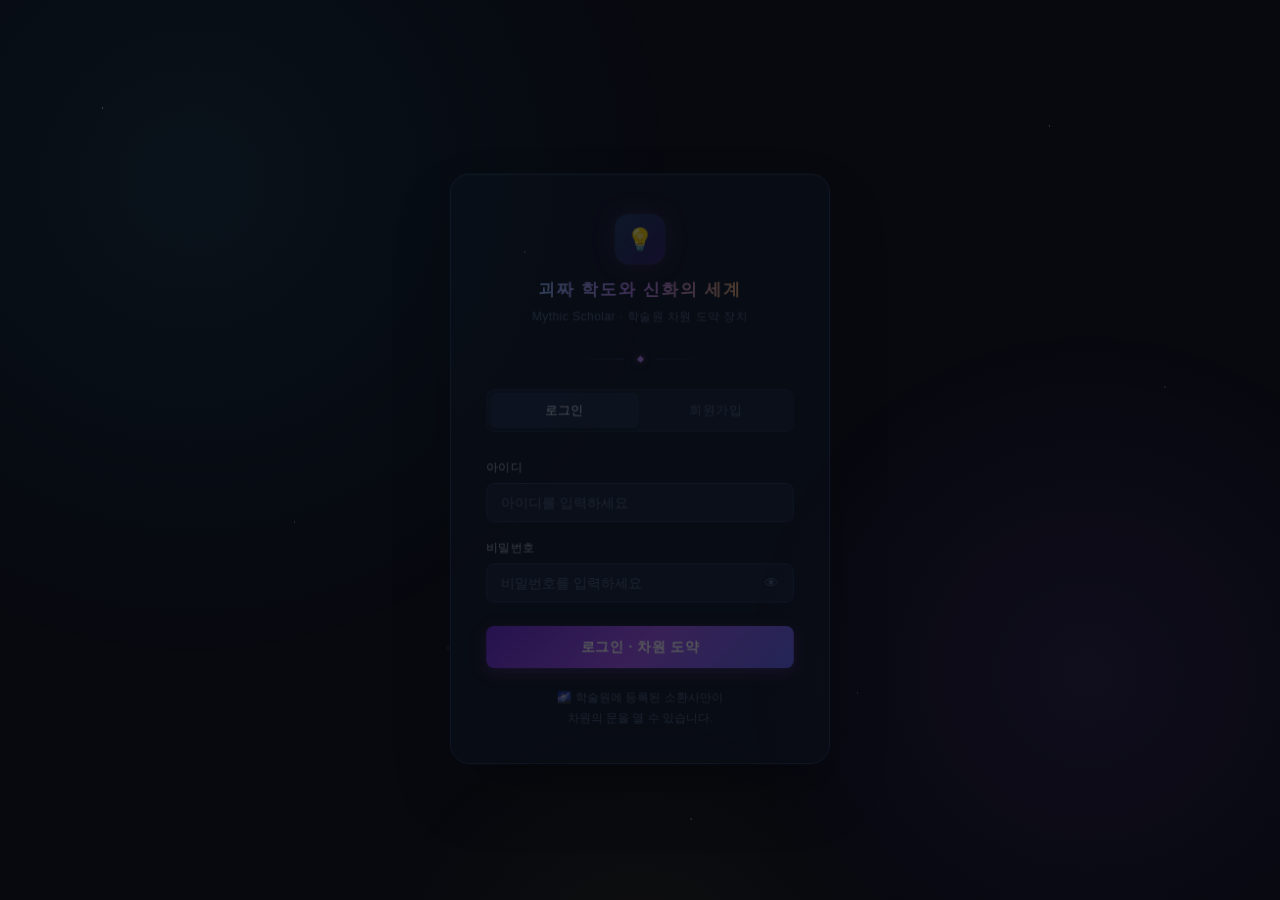
<file: frontend/index.html>
<!DOCTYPE html>
<html lang="ko">
<head>
    <meta charset="UTF-8">
    <meta name="viewport" content="width=device-width, initial-scale=1.0">
    <title>💡 괴짜 학도와 신화의 세계 - 메인 로비</title>
    <link rel="stylesheet" href="style.css">
    <script src="auth.js"></script>
    <style>
        body {
            padding: 20px;
            display: flex;
            flex-direction: column;
            align-items: center;
            justify-content: center;
            overflow-x: hidden;
        }

        /* ── Lobby Container ── */
        .lobby-container {
            max-width: 600px;
            width: 100%;
            background: var(--surface2);
            padding: 40px 30px;
            border-radius: 20px;
            border: 2px solid #334155;
            box-shadow:
                0 20px 25px -5px rgba(0, 0, 0, .5),
                0 0 40px rgba(168, 85, 247, .15);
            text-align: center;
            animation: fadeIn .8s ease-out;
        }

        @keyframes fadeIn {
            from { opacity: 0; transform: translateY(20px); }
            to   { opacity: 1; transform: none; }
        }

        .lobby-title {
            font-size: 2.5rem;
            margin-bottom: 8px;
        }

        .subtitle {
            color: var(--muted);
            font-size: 1.1rem;
            margin-bottom: 30px;
        }

        /* ── Intro Box ── */
        .intro-box {
            background: #111827;
            border-radius: 12px;
            padding: 20px;
            margin-bottom: 35px;
            border-left: 4px solid var(--c-ssr);
            text-align: left;
        }

        .intro-box p {
            line-height: 1.6;
            color: #cbd5e1;
            font-size: .95rem;
        }

        .intro-box p + p { margin-top: 10px; }

        .highlight { color: var(--c-ur); font-weight: bold; }

        /* ── Button Group ── */
        .btn-group {
            display: flex;
            flex-direction: column;
            gap: 12px;
        }

        .btn-primary {
            display: block;
            padding: 16px 32px;
            font-size: 1.25rem;
            font-weight: bold;
            color: #fff;
            text-decoration: none;
            background: var(--grad-primary);
            border-radius: 12px;
            box-shadow: 0 4px 15px rgba(168, 85, 247, .4);
            transition: transform .3s, box-shadow .3s, filter .3s;
        }

        .btn-primary:hover {
            transform: translateY(-3px);
            box-shadow: 0 8px 25px rgba(168, 85, 247, .6);
            filter: brightness(1.1);
        }

        .btn-primary:active { transform: translateY(-1px); }

        .btn-secondary {
            display: block;
            padding: 14px 32px;
            font-size: 1.05rem;
            font-weight: bold;
            color: #e2e8f0;
            text-decoration: none;
            background: transparent;
            border: 2px solid #334155;
            border-radius: 12px;
            transition: border-color .3s, color .3s, transform .3s, box-shadow .3s;
            position: relative;
            overflow: hidden;
        }

        .btn-secondary::before {
            content: '';
            position: absolute;
            inset: 0;
            background: linear-gradient(135deg, rgba(56, 189, 248, .08), rgba(168, 85, 247, .08));
            opacity: 0;
            transition: opacity .3s;
        }

        .btn-secondary:hover {
            border-color: #6366f1;
            color: var(--text);
            transform: translateY(-2px);
            box-shadow: 0 4px 20px rgba(99, 102, 241, .25);
        }

        .btn-secondary:hover::before { opacity: 1; }

        /* ── Footer ── */
        .footer {
            margin-top: 25px;
            font-size: .8rem;
            color: #475569;
        }

        /* ── Auth Bar ── */
        .auth-bar {
            display: flex;
            align-items: center;
            justify-content: flex-end;
            gap: 12px;
            margin-bottom: 18px;
            width: 100%;
        }

        .auth-user {
            font-size: .82rem;
            color: #94a3b8;
        }

        .auth-user strong { color: #fbbf24; }

        .btn-logout {
            font-size: .78rem;
            color: #64748b;
            background: transparent;
            border: 1px solid #334155;
            border-radius: 8px;
            padding: 5px 13px;
            cursor: pointer;
            transition: color .2s, border-color .2s, background .2s;
            font-family: inherit;
        }

        .btn-logout:hover {
            color: #e2e8f0;
            border-color: #ef4444;
            background: rgba(239,68,68,.08);
        }
    </style>
</head>
<body>

    <div class="lobby-container">
        <!-- 인증 바 -->
        <div class="auth-bar">
            <span class="auth-user" id="auth-user-info"></span>
            <button class="btn-logout" onclick="logout()">로그아웃</button>
        </div>

        <h1 class="lobby-title grad-text">💡 괴짜 학도와 신화의 세계</h1>
        <div class="subtitle">Main Lobby</div>

        <div class="intro-box">
            <p>🌌 <span class="highlight">현실의 학문</span>과 <span class="highlight">우주적 존재</span>들이 뒤엉킨 기묘한 소환의 문이 열렸습니다.</p>
            <p>자신의 전공에 미쳐버린 천재 소녀들과, 시공간 저편에 숨어있는 신화 속 존재들을 학술원 안으로 소환해 내세요.</p>
            <p>준비가 되셨다면 아래의 차원 도약 장치를 가동하십시오.</p>
        </div>

        <div class="btn-group">
            <a href="gacha.html" class="btn-primary">🌌 소환실(Gacha) 입장하기</a>
            <a href="archive.html" class="btn-secondary">📚 학술 도감(Archive) 열기</a>
        </div>

        <div class="footer">&copy; 2026 괴짜 학도 학술위원회. All Rights Reserved.</div>
    </div>

</body>
</html>
<!-- auth init: 미로그인 시 login.html 로, 로그인 시 닉네임 표시 -->
<script>
(async () => {
    const me = await requireAuth();
    const info = document.getElementById('auth-user-info');
    if (info && me) {
        info.innerHTML = `<strong>${escHtml(me.nickname)}</strong> 님 · 뽑기 ${me.total_draws}회`;
    }

    function escHtml(s) {
        return String(s ?? '').replace(/&/g,'&amp;').replace(/</g,'&lt;').replace(/>/g,'&gt;').replace(/"/g,'&quot;').replace(/'/g,'&#039;');
    }
})();
</script>
</file>
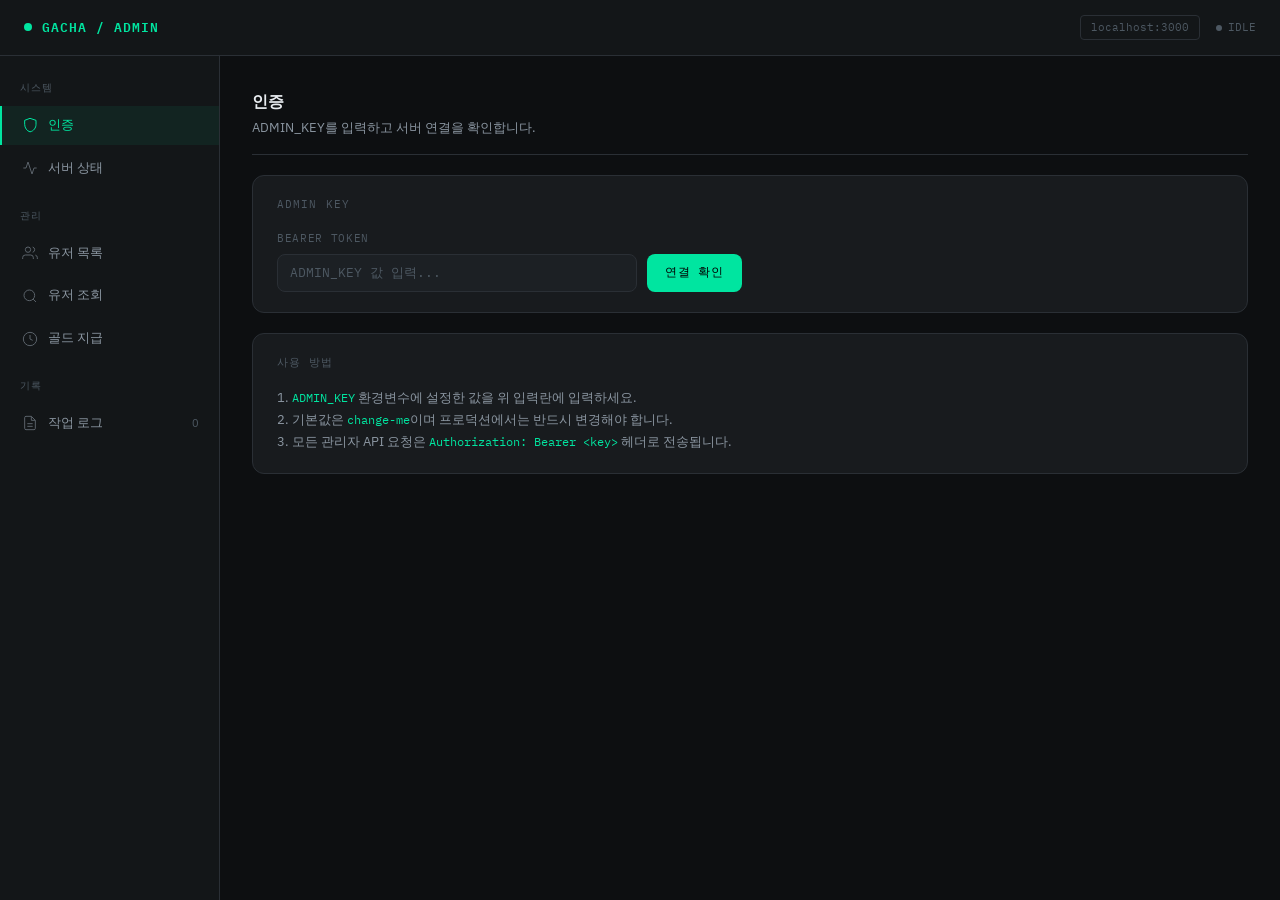
<file: frontend/admin.html>
<!DOCTYPE html>
<html lang="ko">
<head>
  <meta charset="UTF-8" />
  <meta name="viewport" content="width=device-width, initial-scale=1.0" />
  <title>Gacha Admin</title>
  <link rel="stylesheet" href="admin.css" />
</head>
<body>

<div class="layout">

  <!-- ── Topbar ───────────────────────────────────────────────── -->
  <header class="topbar">
    <div class="topbar-logo">
      <span class="dot"></span>
      GACHA&nbsp;/&nbsp;ADMIN
    </div>
    <div class="topbar-right">
      <span class="server-badge">localhost:3000</span>
      <div class="conn-indicator">
        <span class="conn-dot" id="conn-dot"></span>
        <span id="conn-text">IDLE</span>
      </div>
    </div>
  </header>

  <!-- ── Sidebar ──────────────────────────────────────────────── -->
  <nav class="sidebar">
    <span class="sidebar-section-label">시스템</span>
    <div class="nav-item active" data-section="sec-auth">
      <svg width="16" height="16" viewBox="0 0 24 24" fill="none" stroke="currentColor" stroke-width="1.5"><path d="M12 2L4 5v6c0 5.25 3.5 10.15 8 11.25C17.5 21.15 21 16.25 21 11V5L12 2z"/></svg>
      인증
    </div>
    <div class="nav-item" data-section="sec-health">
      <svg width="16" height="16" viewBox="0 0 24 24" fill="none" stroke="currentColor" stroke-width="1.5"><polyline points="22 12 18 12 15 21 9 3 6 12 2 12"/></svg>
      서버 상태
    </div>

    <span class="sidebar-section-label">관리</span>
    <div class="nav-item" data-section="sec-users">
      <svg width="16" height="16" viewBox="0 0 24 24" fill="none" stroke="currentColor" stroke-width="1.5"><path d="M17 21v-2a4 4 0 0 0-4-4H5a4 4 0 0 0-4 4v2"/><circle cx="9" cy="7" r="4"/><path d="M23 21v-2a4 4 0 0 0-3-3.87"/><path d="M16 3.13a4 4 0 0 1 0 7.75"/></svg>
      유저 목록
    </div>
    <div class="nav-item" data-section="sec-lookup">
      <svg width="16" height="16" viewBox="0 0 24 24" fill="none" stroke="currentColor" stroke-width="1.5"><circle cx="11" cy="11" r="8"/><line x1="21" y1="21" x2="16.65" y2="16.65"/></svg>
      유저 조회
    </div>
    <div class="nav-item" data-section="sec-gold">
      <svg width="16" height="16" viewBox="0 0 24 24" fill="none" stroke="currentColor" stroke-width="1.5"><circle cx="12" cy="12" r="10"/><path d="M12 6v6l4 2"/></svg>
      골드 지급
    </div>

    <span class="sidebar-section-label">기록</span>
    <div class="nav-item" data-section="sec-log">
      <svg width="16" height="16" viewBox="0 0 24 24" fill="none" stroke="currentColor" stroke-width="1.5"><path d="M14 2H6a2 2 0 0 0-2 2v16a2 2 0 0 0 2 2h12a2 2 0 0 0 2-2V8z"/><polyline points="14 2 14 8 20 8"/><line x1="16" y1="13" x2="8" y2="13"/><line x1="16" y1="17" x2="8" y2="17"/></svg>
      작업 로그
      <span id="log-count" style="margin-left:auto;font-size:11px;color:var(--text-3)">0</span>
    </div>
  </nav>

  <!-- ── Main ─────────────────────────────────────────────────── -->
  <main class="main">

    <!-- ── 인증 ────────────────────────────────────────────────── -->
    <section class="section active" id="sec-auth">
      <div class="section-header">
        <div class="section-title">인증</div>
        <div class="section-desc">ADMIN_KEY를 입력하고 서버 연결을 확인합니다.</div>
      </div>

      <div class="card">
        <div class="card-title">Admin Key</div>
        <div class="auth-row">
          <div class="field">
            <label for="admin-key">Bearer Token</label>
            <input type="password" id="admin-key" placeholder="ADMIN_KEY 값 입력..." />
          </div>
          <button class="btn btn-accent" id="btn-verify">
            <span class="spinner" id="spinner-verify"></span>
            연결 확인
          </button>
        </div>
        <div class="alert" id="alert-auth"></div>
      </div>

      <div class="card">
        <div class="card-title">사용 방법</div>
        <div style="display:flex;flex-direction:column;gap:10px;">
          <p style="font-size:13px;color:var(--text-2);line-height:1.7;">
            1. <code style="font-family:var(--mono);color:var(--accent);font-size:12px">ADMIN_KEY</code> 환경변수에 설정한 값을 위 입력란에 입력하세요.<br>
            2. 기본값은 <code style="font-family:var(--mono);color:var(--accent);font-size:12px">change-me</code>이며 프로덕션에서는 반드시 변경해야 합니다.<br>
            3. 모든 관리자 API 요청은 <code style="font-family:var(--mono);color:var(--accent);font-size:12px">Authorization: Bearer &lt;key&gt;</code> 헤더로 전송됩니다.
          </p>
        </div>
      </div>
    </section>

    <!-- ── 서버 상태 ─────────────────────────────────────────── -->
    <section class="section" id="sec-health">
      <div class="section-header">
        <div class="section-title">서버 상태</div>
        <div class="section-desc">GET /health 엔드포인트를 호출해 서버 상태를 확인합니다.</div>
      </div>

      <div class="card">
        <div class="health-grid">
          <div class="health-cell">
            <div class="label">Status</div>
            <div class="value" id="h-status">—</div>
          </div>
          <div class="health-cell">
            <div class="label">캐릭터 수</div>
            <div class="value" id="h-chars">—</div>
          </div>
          <div class="health-cell">
            <div class="label">응답 속도</div>
            <div class="value" id="h-latency">—</div>
          </div>
        </div>

        <div style="margin-top:16px;">
          <button class="btn btn-outline" id="btn-health">
            <span class="spinner" id="spinner-health"></span>
            <svg width="14" height="14" viewBox="0 0 24 24" fill="none" stroke="currentColor" stroke-width="2"><polyline points="23 4 23 10 17 10"/><path d="M20.49 15a9 9 0 1 1-.48-5.02"/></svg>
            상태 갱신
          </button>
        </div>
        <div class="alert" id="alert-health"></div>
      </div>
    </section>

    <!-- ── 유저 목록 ─────────────────────────────────────────── -->
    <section class="section" id="sec-users">
      <div class="section-header">
        <div class="section-title">
          유저 목록
          <span class="total-badge" id="users-total-badge">—</span>
        </div>
        <div class="section-desc">DB에 등록된 전체 유저를 조회합니다. 닉네임 검색, 페이지네이션 지원.</div>
      </div>

      <div class="card">
        <div class="table-toolbar">
          <div class="field" style="max-width:240px;">
            <label for="users-search">닉네임 검색</label>
            <input type="text" id="users-search" placeholder="닉네임 입력..." />
          </div>
          <button class="btn btn-accent" id="btn-users-load">
            <span class="spinner" id="spinner-users"></span>
            <svg width="14" height="14" viewBox="0 0 24 24" fill="none" stroke="currentColor" stroke-width="2"><polyline points="23 4 23 10 17 10"/><path d="M20.49 15a9 9 0 1 1-.48-5.02"/></svg>
            불러오기
          </button>
          <button class="btn btn-outline" id="btn-users-refresh" style="height:38px;">
            새로고침
          </button>
        </div>

        <div class="alert" id="alert-users"></div>

        <div class="table-wrap">
          <table>
            <thead>
              <tr>
                <th>ID</th>
                <th>닉네임</th>
                <th>Session ID</th>
                <th>골드</th>
                <th>총 뽑기</th>
                <th>획득 캐릭</th>
                <th>골드 지급</th>
              </tr>
            </thead>
            <tbody id="users-tbody">
              <tr><td colspan="7" class="table-empty">불러오기 버튼을 눌러 유저 목록을 조회하세요.</td></tr>
            </tbody>
          </table>
        </div>

        <div class="pagination">
          <button class="btn btn-outline" id="btn-page-prev" disabled>← 이전</button>
          <span class="page-info" id="page-info">—</span>
          <button class="btn btn-outline" id="btn-page-next" disabled>다음 →</button>
        </div>
      </div>
    </section>

    <!-- ── 유저 조회 ─────────────────────────────────────────── -->
    <section class="section" id="sec-lookup">
      <div class="section-header">
        <div class="section-title">유저 조회</div>
        <div class="section-desc">Session ID로 유저 정보를 확인합니다.</div>
      </div>

      <div class="card">
        <div class="card-title">Session ID 검색</div>
        <div class="form-row">
          <div class="field">
            <label for="lookup-sid">Session ID (UUID v4)</label>
            <input type="text" id="lookup-sid" placeholder="xxxxxxxx-xxxx-xxxx-xxxx-xxxxxxxxxxxx" />
          </div>
          <button class="btn btn-accent" id="btn-lookup">
            <span class="spinner" id="spinner-lookup"></span>
            조회
          </button>
        </div>

        <div class="alert" id="alert-lookup"></div>

        <div class="user-grid" id="user-grid">
          <div class="stat-cell">
            <div class="stat-label">닉네임</div>
            <div class="stat-value" id="u-nick" style="font-size:15px">—</div>
          </div>
          <div class="stat-cell">
            <div class="stat-label">보유 골드</div>
            <div class="stat-value accent" id="u-gold">—</div>
          </div>
          <div class="stat-cell">
            <div class="stat-label">총 뽑기</div>
            <div class="stat-value" id="u-draws">—</div>
          </div>
          <div class="stat-cell">
            <div class="stat-label">획득 캐릭</div>
            <div class="stat-value" id="u-unlocked">—</div>
          </div>
        </div>
      </div>
    </section>

    <!-- ── 골드 지급 ─────────────────────────────────────────── -->
    <section class="section" id="sec-gold">
      <div class="section-header">
        <div class="section-title">골드 지급</div>
        <div class="section-desc">POST /admin/give-gold — 특정 유저에게 골드를 지급합니다.</div>
      </div>

      <div class="card">
        <div class="card-title">지급 대상</div>
        <div class="form-row">
          <div class="field">
            <label for="give-sid">Session ID</label>
            <input type="text" id="give-sid" placeholder="대상 유저 session_id..." />
          </div>
          <div class="field" style="flex:0 0 auto;min-width:unset;">
            <label for="give-amount">지급량 (G)</label>
            <input type="number" id="give-amount" value="1000" min="1" style="width:130px" />
          </div>
          <button class="btn btn-accent" id="btn-give">
            <span class="spinner" id="spinner-give"></span>
            지급
          </button>
        </div>

        <div class="chip-row">
          <button class="chip" data-amount="100">+100</button>
          <button class="chip" data-amount="500">+500</button>
          <button class="chip" data-amount="1000">+1,000</button>
          <button class="chip" data-amount="5000">+5,000</button>
          <button class="chip" data-amount="10000">+10,000</button>
          <button class="chip" data-amount="50000">+50,000</button>
        </div>

        <div class="alert" id="alert-give"></div>
      </div>
    </section>

    <!-- ── 작업 로그 ─────────────────────────────────────────── -->
    <section class="section" id="sec-log">
      <div class="section-header">
        <div class="section-title">작업 로그</div>
        <div class="section-desc">이 세션에서 수행한 모든 관리자 작업 내역입니다.</div>
      </div>

      <div class="card">
        <div style="display:flex;justify-content:space-between;align-items:center;margin-bottom:14px;">
          <div class="card-title" style="margin-bottom:0">최근 작업</div>
          <button class="btn btn-danger" id="btn-clear-log" style="height:28px;font-size:11px;padding:0 12px;">
            초기화
          </button>
        </div>
        <div class="log-scroll">
          <ul class="log-list" id="log-list">
            <li class="log-empty" id="log-empty">아직 작업 내역이 없습니다</li>
          </ul>
        </div>
      </div>
    </section>

  </main>
</div>

<script src="admin.js"></script>
</body>
</html>
</file>
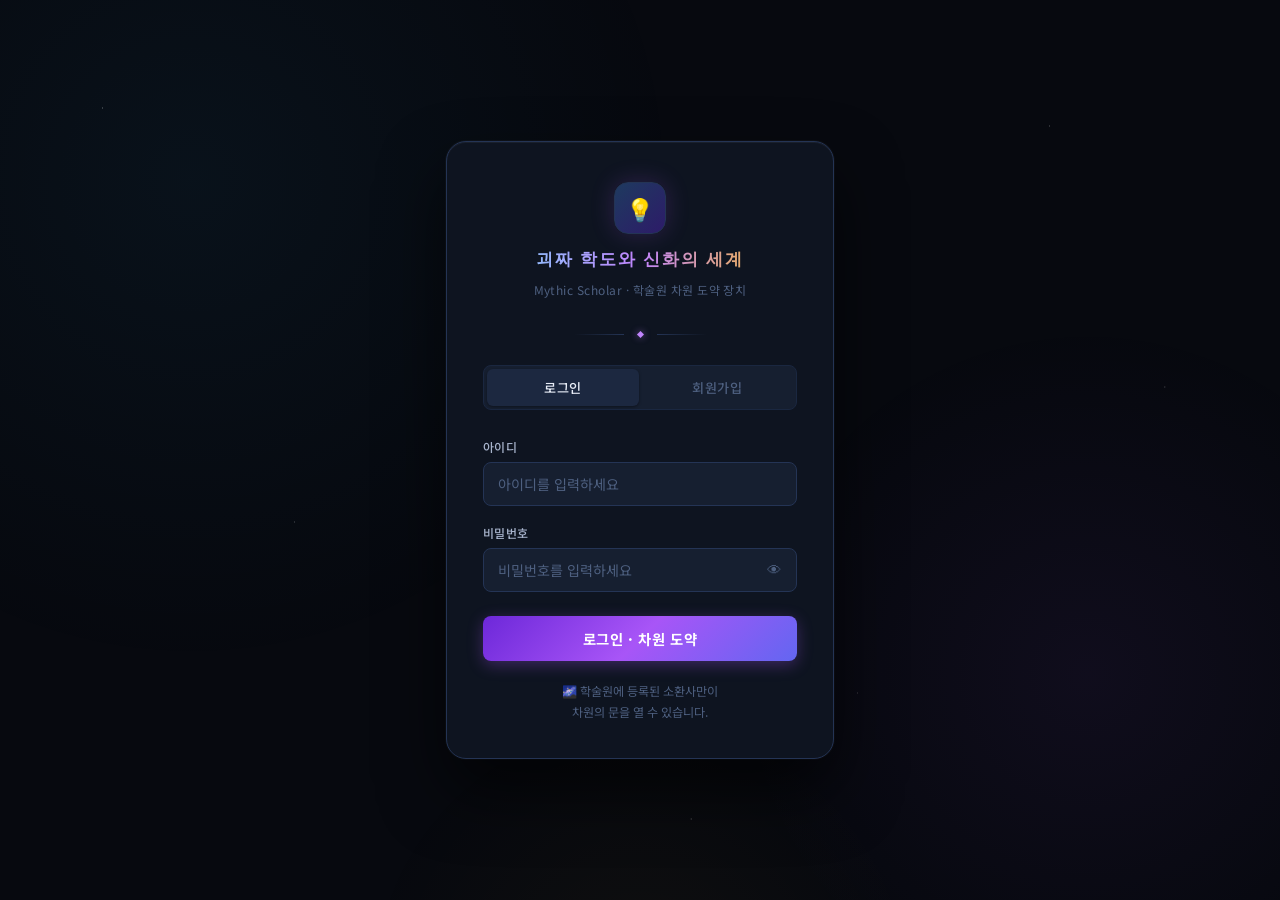
<file: frontend/archive.html>
<!DOCTYPE html>
<html lang="ko">

<head>
    <meta charset="UTF-8">
    <meta name="viewport" content="width=device-width, initial-scale=1.0">
    <meta name="description" content="괴짜 학도와 신화의 세계 — 소환 가능한 모든 존재들의 학술 도감">
    <title>학술 도감 · Archive</title>
    <link rel="stylesheet" href="archive.css">
    <script src="auth.js"></script>
</head>

<body>

    <!-- 배경 레이어 -->
    <div class="bg-layer">
        <div class="bg-stars"></div>
        <div class="bg-glow"></div>
    </div>

    <!-- ── 헤더 ───────────────────────────────────────────────────────────────── -->
    <header class="site-header">
        <div class="header-left">
            <div class="header-brand">
                <div class="header-icon" aria-hidden="true">📚</div>
                <span class="header-title">학술 도감 · Archive</span>
            </div>
            <div class="header-divider" aria-hidden="true"></div>
            <span class="header-me" id="header-me" aria-live="polite"></span>
        </div>

        <a href="index.html" class="btn-back">
            <svg width="13" height="13" fill="none" stroke="currentColor" stroke-width="2.2" viewBox="0 0 24 24"
                aria-hidden="true">
                <path d="M19 12H5M12 5l-7 7 7 7" />
            </svg>
            로비로 돌아가기
        </a>
        <button class="btn-back" onclick="logout()"
            style="margin-left:8px;cursor:pointer;background:none;border:1px solid #1a2740;font-family:inherit;"
            aria-label="로그아웃">
            <svg width="13" height="13" fill="none" stroke="currentColor" stroke-width="2.2" viewBox="0 0 24 24"
                aria-hidden="true">
                <path d="M9 21H5a2 2 0 0 1-2-2V5a2 2 0 0 1 2-2h4M16 17l5-5-5-5M21 12H9" />
            </svg>
            로그아웃
        </button>
    </header>

    <!-- ── 메인 ───────────────────────────────────────────────────────────────── -->
    <main>

        <!-- 타이틀 -->
        <div class="page-title">
            <p class="page-title-deco">✦ Mythic Archive ✦</p>
            <h2>학술 도감</h2>
            <p>소환 가능한 모든 존재들의 기록</p>
            <div class="title-ornament" aria-hidden="true">
                <div class="ornament-line"></div>
                <div class="ornament-diamond"></div>
                <div class="ornament-line right"></div>
            </div>
        </div>

        <!-- 통계 -->
        <div class="stats-bar" role="region" aria-label="도감 통계">
            <div class="stat-chip">
                <div class="dot dot-all" aria-hidden="true"></div>
                전체 <span class="chip-count" id="stat-all">—</span>명
                <span class="chip-sub" id="stat-unlocked-label"></span>
            </div>
            <div class="stat-chip">
                <div class="dot dot-common" aria-hidden="true"></div>
                COMMON <span class="chip-count" id="stat-common">—</span>
            </div>
            <div class="stat-chip">
                <div class="dot dot-rare" aria-hidden="true"></div>
                RARE <span class="chip-count" id="stat-rare">—</span>
            </div>
            <div class="stat-chip">
                <div class="dot dot-ssr" aria-hidden="true"></div>
                SSR <span class="chip-count" id="stat-ssr">—</span>
            </div>
            <div class="stat-chip">
                <div class="dot dot-ur" aria-hidden="true"></div>
                UR <span class="chip-count" id="stat-ur">—</span>
            </div>
        </div>

        <!-- 툴바 -->
        <div class="toolbar" role="toolbar" aria-label="필터 및 검색">
            <!-- 검색 -->
            <div class="search-wrap">
                <svg class="search-icon" width="16" height="16" fill="none" stroke="currentColor" stroke-width="2"
                    viewBox="0 0 24 24" aria-hidden="true">
                    <circle cx="11" cy="11" r="8" />
                    <path d="m21 21-4.35-4.35" />
                </svg>
                <input type="search" id="search-input" placeholder="이름 또는 설명으로 검색… (/ 단축키)" aria-label="캐릭터 검색"
                    autocomplete="off">
            </div>

            <!-- 등급 필터 -->
            <div class="filter-group" role="group" aria-label="등급 필터">
                <button class="filter-btn active" data-grade="ALL" aria-pressed="true">전체</button>
                <button class="filter-btn" data-grade="COMMON" aria-pressed="false">COMMON</button>
                <button class="filter-btn" data-grade="RARE" aria-pressed="false">RARE</button>
                <button class="filter-btn" data-grade="SSR" aria-pressed="false">SSR</button>
                <button class="filter-btn" data-grade="UR" aria-pressed="false">UR</button>
            </div>

            <!-- 미획득 필터 -->
            <button class="filter-lock" id="filter-lock-btn" aria-pressed="false" title="미획득 캐릭터만 보기">
                🔒 미획득만
            </button>
        </div>

        <!-- 카드 그리드 -->
        <div class="card-grid" id="card-grid" role="list" aria-label="캐릭터 목록">
            <div class="state-box" role="status" aria-live="polite">
                <div class="spinner" aria-hidden="true"></div>
                도감을 불러오는 중입니다…
            </div>
        </div>

    </main>

    <!-- ── 상세 모달 ────────────────────────────────────────────────────────────── -->
    <div class="detail-overlay" id="detail-overlay" role="dialog" aria-modal="true" aria-labelledby="detail-name"
        onclick="handleOverlayClick(event)">

        <div class="detail-modal" id="detail-modal">

            <!-- 닫기 버튼 -->
            <button class="modal-close-btn" onclick="closeDetail()" aria-label="모달 닫기">✕</button>

            <!-- 이미지 영역 (클릭 시 전체화면) -->
            <div class="detail-image-wrap" id="detail-image-wrap" onclick="openLightbox()">
                <img id="detail-img" src="" alt="">
                <div class="img-zoom-hint" aria-hidden="true">
                    <svg width="12" height="12" fill="none" stroke="currentColor" stroke-width="2" viewBox="0 0 24 24">
                        <path d="M15 3h6v6M9 21H3v-6M21 3l-7 7M3 21l7-7" />
                    </svg>
                    전체화면으로 보기
                </div>
                <div class="detail-grade-bar" id="detail-grade-bar"></div>
            </div>

            <!-- 정보 영역 -->
            <div class="detail-body">
                <div class="detail-header">
                    <h2 class="detail-name" id="detail-name"></h2>
                    <div class="detail-badge" id="detail-badge"></div>
                </div>
                <hr class="detail-divider">
                <div class="detail-content" id="detail-content"></div>
                <div class="detail-drawn-at" id="detail-drawn-at"></div>
            </div>

        </div>
    </div>

    <!-- ── 라이트박스 (전체화면 이미지 뷰어) ───────────────────────────────────── -->
    <div class="lightbox-overlay" id="lightbox-overlay" role="dialog" aria-modal="true" aria-label="전체화면 이미지"
        onclick="handleLightboxClick(event)">

        <div class="lightbox-img-wrap">
            <img class="lightbox-img" id="lightbox-img" src="" alt="">
        </div>

        <button class="lightbox-close" onclick="closeLightbox()" aria-label="닫기">✕</button>
        <div class="lightbox-caption" id="lightbox-caption"></div>

    </div>

    <script src="auth.js"></script>
    <script src="utils.js"></script>
    <script src="archive.js" defer></script>
    <script>requireAuth();</script>
</body>

</html>
</file>
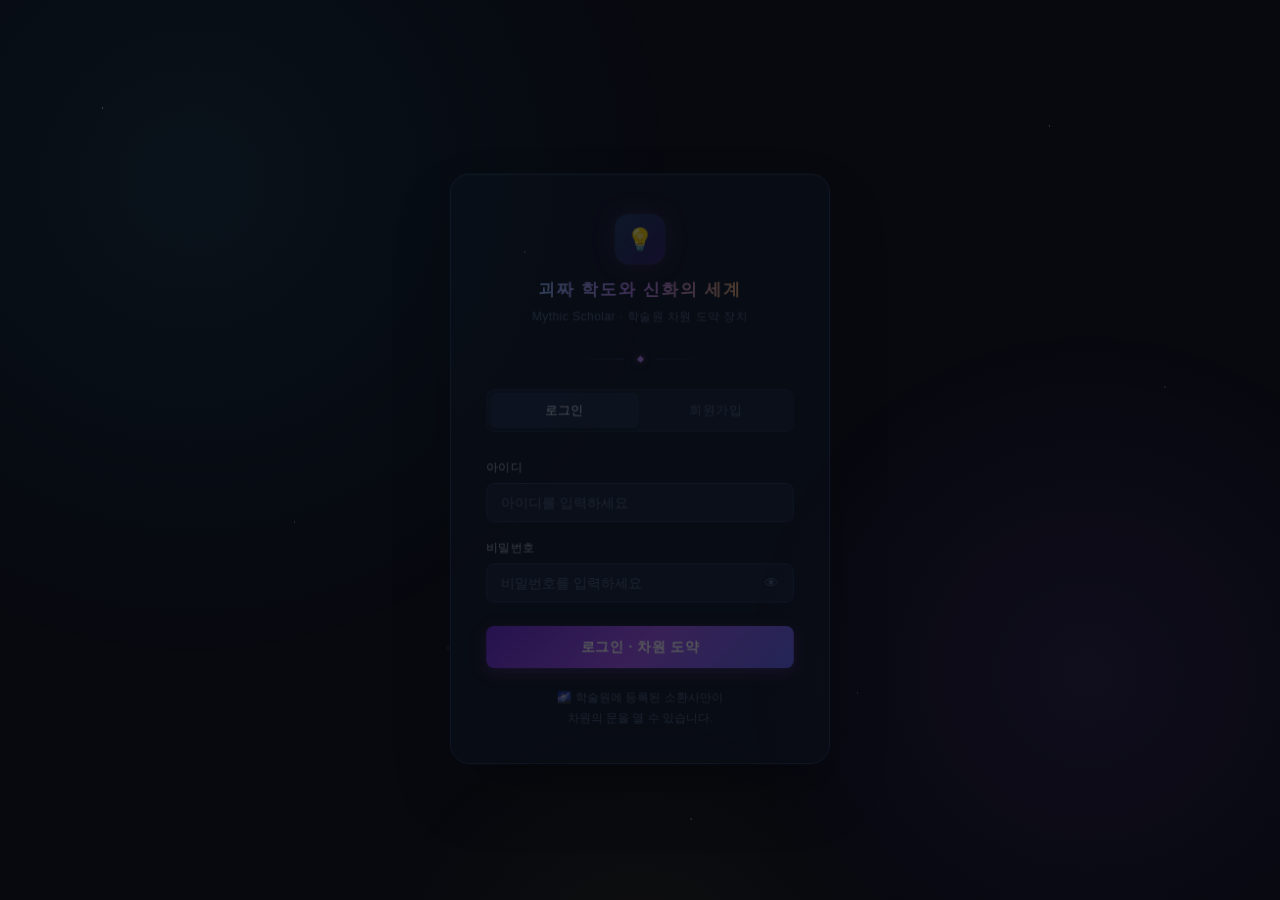
<file: frontend/gacha.html>
<!DOCTYPE html>
<html lang="ko">
<head>
    <meta charset="UTF-8">
    <meta name="viewport" content="width=device-width, initial-scale=1.0">
    <title>💡 괴짜 학도와 신화의 세계 - 소환실</title>
    <link rel="stylesheet" href="style.css">
    <style>
        .btn-logout-nav {
            position: fixed;
            top: 16px;
            right: 20px;
            font-size: .78rem;
            color: #64748b;
            background: transparent;
            border: 1px solid #334155;
            border-radius: 8px;
            padding: 5px 13px;
            cursor: pointer;
            transition: color .2s, border-color .2s, background .2s;
            font-family: inherit;
            z-index: 100;
        }
        .btn-logout-nav:hover {
            color: #e2e8f0;
            border-color: #ef4444;
            background: rgba(239,68,68,.08);
        }
    </style>
</head>
<body>

    <a href="index.html" class="nav-link nav-link-fixed">← 로비</a>
    <button class="btn-logout-nav" onclick="logout()">로그아웃</button>

    <h1 class="grad-text">💡 괴짜 학도와 신화의 세계</h1>
    <div class="subtitle">전공에 미친 소녀들과 우주적 존재들을 소환하세요!</div>

    <div class="dashboard">
        <div class="stat-box nickname-wrap">
            소환사:&nbsp;
            <span class="nickname-display" id="nickname-display" title="클릭하여 닉네임 변경">로딩중</span>
            <input class="nickname-input" id="nickname-input" maxlength="20" placeholder="닉네임 입력">
        </div>
        <div class="stat-box">누적 뽑기: <strong id="total-count">-</strong>회</div>
        <div class="stat-box">도감: <strong id="unlocked-count">-</strong>종 획득</div>
        <div class="stat-box">💰 골드: <strong id="gold-count">-</strong></div>
        <div class="btn-group">
            <button id="btn-draw-1"  disabled>로딩 중...</button>
            <button id="btn-draw-10" class="btn-10" disabled>로딩 중...</button>
        </div>
    </div>

    <div class="result-wrapper" id="result-wrapper">
        <div class="loading-box">
            <div class="spinner"></div>
            서버에 연결하는 중입니다...
        </div>
    </div>

    <div class="image-modal" id="image-modal">
        <span class="modal-close" id="modal-close-btn">&#x2715;</span>
        <img class="modal-image" id="modal-img" src="" alt="확대 이미지">
    </div>

    <script src="auth.js"></script>
    <script src="utils.js"></script>
    <script src="gacha.js"></script>
    <script>requireAuth();</script>
</body>
</html>
</file>
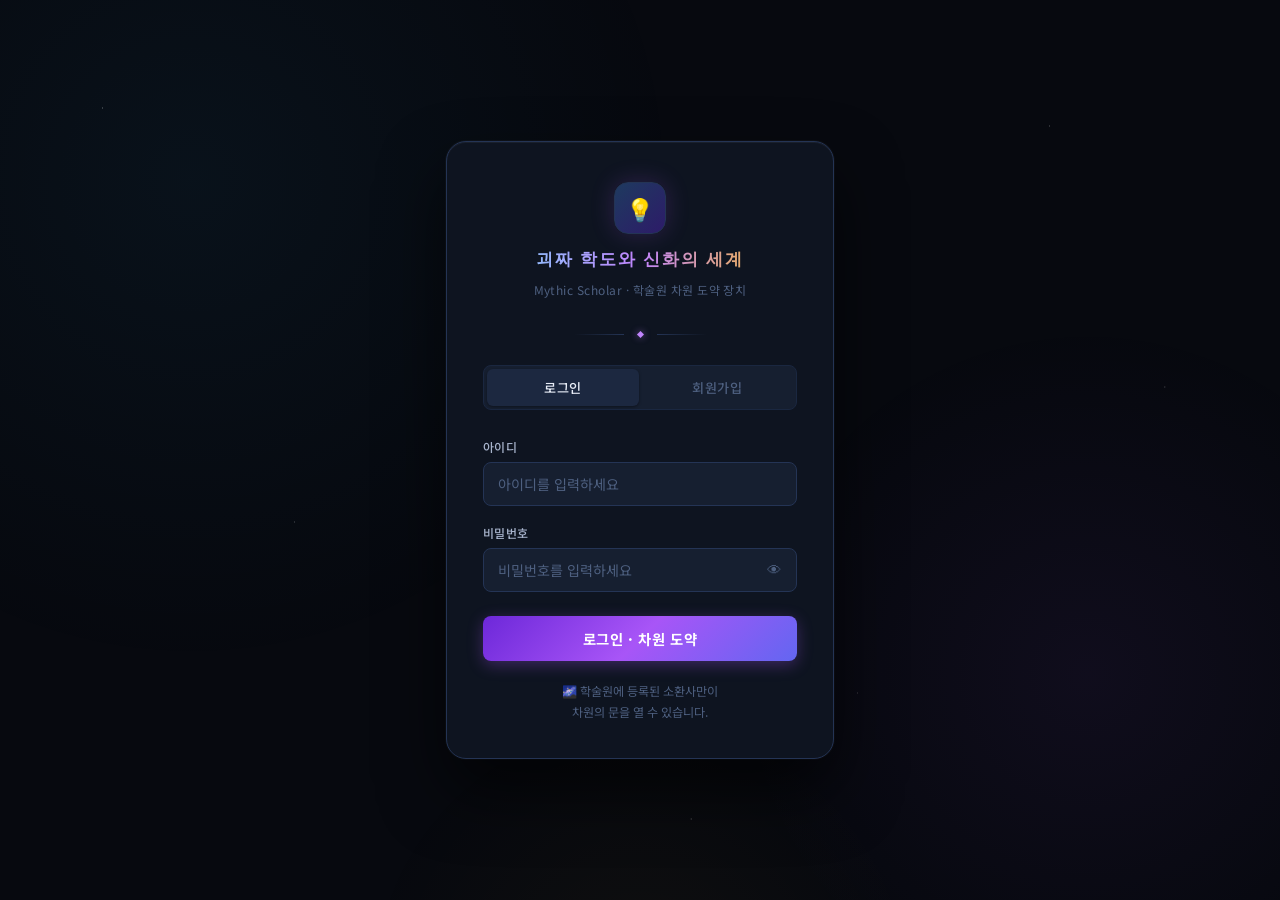
<file: frontend/login.html>
<!DOCTYPE html>
<html lang="ko">
<head>
    <meta charset="UTF-8">
    <meta name="viewport" content="width=device-width, initial-scale=1.0">
    <title>💡 괴짜 학도와 신화의 세계 - 로그인</title>
    <link rel="preconnect" href="https://fonts.googleapis.com">
    <link rel="stylesheet" href="https://fonts.googleapis.com/css2?family=Noto+Serif+KR:wght@300;400;600;700&family=Cinzel:wght@400;600;700&family=Noto+Sans+KR:wght@300;400;500&display=swap">
    <style>
        /* ── 변수 & 리셋 ─────────────────────────────────────────── */
        :root {
            --bg:        #07090f;
            --surface:   #0e1420;
            --surface2:  #161f30;
            --surface3:  #1c2840;
            --border:    #1a2740;
            --border2:   #243455;
            --text:      #e8edf7;
            --text-soft: #a8b4cc;
            --muted:     #4e6080;

            --c-common:  #8da8c2;
            --c-rare:    #38bdf8;
            --c-ssr:     #c084fc;
            --c-ur:      #fbbf24;

            --radius-sm: 8px;
            --radius-md: 14px;
            --radius-lg: 20px;
            --transition: .22s cubic-bezier(.4,0,.2,1);
        }

        *, *::before, *::after { box-sizing: border-box; margin: 0; padding: 0; }
        html { scroll-behavior: smooth; }

        body {
            background: var(--bg);
            color: var(--text);
            font-family: 'Noto Serif KR', Georgia, serif;
            min-height: 100vh;
            display: flex;
            align-items: center;
            justify-content: center;
            overflow-x: hidden;
            -webkit-font-smoothing: antialiased;
        }

        /* ── 배경 ────────────────────────────────────────────────── */
        .bg-layer {
            position: fixed;
            inset: 0;
            pointer-events: none;
            z-index: 0;
        }

        .bg-stars {
            position: absolute;
            inset: 0;
            background-image:
                radial-gradient(1px 1px at 8%  12%, rgba(255,255,255,.4) 0%, transparent 100%),
                radial-gradient(1px 1px at 23% 58%, rgba(255,255,255,.28) 0%, transparent 100%),
                radial-gradient(1px 1px at 41% 28%, rgba(255,255,255,.35) 0%, transparent 100%),
                radial-gradient(1px 1px at 67% 77%, rgba(255,255,255,.22) 0%, transparent 100%),
                radial-gradient(1px 1px at 82% 14%, rgba(255,255,255,.32) 0%, transparent 100%),
                radial-gradient(1px 1px at 91% 43%, rgba(255,255,255,.25) 0%, transparent 100%),
                radial-gradient(1px 1px at 54% 91%, rgba(255,255,255,.3)  0%, transparent 100%),
                radial-gradient(1px 1px at 35% 72%, rgba(255,255,255,.2)  0%, transparent 100%);
        }

        .bg-glow {
            position: absolute;
            inset: 0;
            background-image:
                radial-gradient(700px 700px at 15% 20%,  rgba(56,189,248,.05)  0%, transparent 70%),
                radial-gradient(500px 500px at 85% 75%,  rgba(168,85,247,.06)  0%, transparent 70%),
                radial-gradient(400px 400px at 50% 110%, rgba(251,191,36,.04)  0%, transparent 70%);
        }

        /* ── 카드 ────────────────────────────────────────────────── */
        .login-wrap {
            position: relative;
            z-index: 1;
            width: 100%;
            max-width: 420px;
            padding: 16px;
            animation: fadeUp .6s cubic-bezier(.34,1.4,.64,1) both;
        }

        @keyframes fadeUp {
            from { opacity: 0; transform: translateY(28px) scale(.97); }
            to   { opacity: 1; transform: none; }
        }

        .login-card {
            background: var(--surface);
            border: 1px solid var(--border2);
            border-radius: var(--radius-lg);
            padding: 40px 36px 36px;
            box-shadow:
                0 32px 64px rgba(0,0,0,.6),
                0 0 0 1px rgba(255,255,255,.03),
                inset 0 1px 0 rgba(255,255,255,.05);
        }

        /* ── 브랜드 헤더 ─────────────────────────────────────────── */
        .brand {
            text-align: center;
            margin-bottom: 32px;
        }

        .brand-icon {
            width: 52px;
            height: 52px;
            background: linear-gradient(135deg, #1e3a5f, #2d1b69);
            border: 1px solid var(--border2);
            border-radius: 14px;
            display: inline-flex;
            align-items: center;
            justify-content: center;
            font-size: 1.4rem;
            margin-bottom: 14px;
            box-shadow: 0 0 24px rgba(168,85,247,.2);
        }

        .brand-title {
            font-family: 'Cinzel', serif;
            font-size: 1.05rem;
            font-weight: 600;
            letter-spacing: .12em;
            background: linear-gradient(90deg, #7dd3fc, #c084fc, #fbbf24);
            -webkit-background-clip: text;
            -webkit-text-fill-color: transparent;
            background-clip: text;
            display: block;
            margin-bottom: 6px;
        }

        .brand-sub {
            font-family: 'Noto Sans KR', sans-serif;
            font-size: .75rem;
            color: var(--muted);
            letter-spacing: .04em;
        }

        /* ── 탭 ──────────────────────────────────────────────────── */
        .tab-bar {
            display: flex;
            background: var(--surface2);
            border: 1px solid var(--border);
            border-radius: var(--radius-sm);
            padding: 3px;
            margin-bottom: 28px;
            gap: 3px;
        }

        .tab-btn {
            flex: 1;
            padding: 9px;
            font-family: 'Noto Sans KR', sans-serif;
            font-size: .82rem;
            font-weight: 500;
            color: var(--muted);
            background: transparent;
            border: none;
            border-radius: 6px;
            cursor: pointer;
            transition: color var(--transition), background var(--transition);
            letter-spacing: .03em;
        }

        .tab-btn.active {
            background: var(--surface3);
            color: var(--text);
            box-shadow: 0 1px 3px rgba(0,0,0,.4);
        }

        .tab-btn:hover:not(.active) { color: var(--text-soft); }

        /* ── 폼 ──────────────────────────────────────────────────── */
        .form-panel { display: none; }
        .form-panel.active { display: block; }

        .field {
            margin-bottom: 18px;
        }

        .field label {
            display: block;
            font-family: 'Noto Sans KR', sans-serif;
            font-size: .75rem;
            font-weight: 500;
            color: var(--text-soft);
            margin-bottom: 7px;
            letter-spacing: .04em;
        }

        .field input {
            width: 100%;
            background: var(--surface2);
            border: 1px solid var(--border2);
            border-radius: var(--radius-sm);
            padding: 11px 14px;
            color: var(--text);
            font-family: 'Noto Sans KR', sans-serif;
            font-size: .88rem;
            outline: none;
            transition: border-color var(--transition), box-shadow var(--transition), background var(--transition);
        }

        .field input:focus {
            border-color: #7c3aed;
            background: var(--surface3);
            box-shadow: 0 0 0 3px rgba(124,58,237,.14);
        }

        .field input::placeholder { color: var(--muted); }

        /* 비밀번호 토글 래퍼 */
        .pw-wrap {
            position: relative;
        }

        .pw-wrap input { padding-right: 44px; }

        .pw-toggle {
            position: absolute;
            right: 12px;
            top: 50%;
            transform: translateY(-50%);
            background: none;
            border: none;
            cursor: pointer;
            color: var(--muted);
            font-size: .9rem;
            padding: 4px;
            line-height: 1;
            transition: color var(--transition);
        }

        .pw-toggle:hover { color: var(--text-soft); }

        /* ── 제출 버튼 ───────────────────────────────────────────── */
        .btn-submit {
            width: 100%;
            padding: 12px;
            font-family: 'Noto Sans KR', sans-serif;
            font-size: .9rem;
            font-weight: 700;
            color: #fff;
            background: linear-gradient(135deg, #6d28d9, #a855f7, #6366f1);
            border: none;
            border-radius: var(--radius-sm);
            cursor: pointer;
            letter-spacing: .04em;
            transition: filter var(--transition), transform var(--transition), box-shadow var(--transition);
            box-shadow: 0 4px 16px rgba(168,85,247,.3);
            margin-top: 6px;
            position: relative;
            overflow: hidden;
        }

        .btn-submit::before {
            content: '';
            position: absolute;
            inset: 0;
            background: linear-gradient(135deg, rgba(255,255,255,.12), transparent);
            opacity: 0;
            transition: opacity var(--transition);
        }

        .btn-submit:hover { filter: brightness(1.12); transform: translateY(-1px); box-shadow: 0 6px 22px rgba(168,85,247,.45); }
        .btn-submit:hover::before { opacity: 1; }
        .btn-submit:active { transform: translateY(0); }
        .btn-submit:disabled { background: var(--surface3); color: var(--muted); cursor: not-allowed; filter: none; transform: none; box-shadow: none; }

        /* 버튼 내부 스피너 */
        .btn-submit .btn-spinner {
            display: none;
            width: 16px;
            height: 16px;
            border: 2px solid rgba(255,255,255,.3);
            border-top-color: #fff;
            border-radius: 50%;
            animation: spin .6s linear infinite;
            vertical-align: middle;
            margin-right: 6px;
        }

        .btn-submit.loading .btn-spinner { display: inline-block; }
        .btn-submit.loading .btn-text { opacity: .7; }

        @keyframes spin { to { transform: rotate(360deg); } }

        /* ── 알림 메시지 ─────────────────────────────────────────── */
        .msg-box {
            border-radius: var(--radius-sm);
            padding: 10px 14px;
            font-family: 'Noto Sans KR', sans-serif;
            font-size: .8rem;
            margin-bottom: 16px;
            display: none;
            align-items: flex-start;
            gap: 8px;
            animation: msgIn .2s ease-out;
        }

        @keyframes msgIn {
            from { opacity: 0; transform: translateY(-4px); }
            to   { opacity: 1; transform: none; }
        }

        .msg-box.show { display: flex; }

        .msg-box.error {
            background: rgba(127,29,29,.35);
            border: 1px solid rgba(239,68,68,.3);
            color: #fca5a5;
        }

        .msg-box.success {
            background: rgba(6,78,59,.3);
            border: 1px solid rgba(52,211,153,.3);
            color: #6ee7b7;
        }

        .msg-icon { flex-shrink: 0; }

        /* ── 구분선 ──────────────────────────────────────────────── */
        .divider {
            display: flex;
            align-items: center;
            gap: 12px;
            margin: 22px 0;
        }

        .divider-line {
            flex: 1;
            height: 1px;
            background: var(--border);
        }

        .divider-text {
            font-family: 'Noto Sans KR', sans-serif;
            font-size: .72rem;
            color: var(--muted);
            white-space: nowrap;
        }

        /* ── 힌트 텍스트 ─────────────────────────────────────────── */
        .hint-text {
            text-align: center;
            font-family: 'Noto Sans KR', sans-serif;
            font-size: .76rem;
            color: var(--muted);
            margin-top: 20px;
            line-height: 1.7;
        }

        /* ── 장식 오너먼트 ───────────────────────────────────────── */
        .ornament {
            display: flex;
            align-items: center;
            justify-content: center;
            gap: 14px;
            margin: 20px 0 28px;
        }

        .ornament-line {
            height: 1px;
            width: 50px;
            background: linear-gradient(90deg, transparent, var(--border2));
        }

        .ornament-line.r { background: linear-gradient(90deg, var(--border2), transparent); }

        .ornament-diamond {
            width: 5px;
            height: 5px;
            background: var(--c-ssr);
            transform: rotate(45deg);
            box-shadow: 0 0 7px rgba(192,132,252,.6);
        }

        /* ── 스크롤바 ─────────────────────────────────────────────── */
        ::-webkit-scrollbar { width: 4px; }
        ::-webkit-scrollbar-thumb { background: var(--border2); border-radius: 4px; }
    </style>
</head>
<body>

<!-- 배경 -->
<div class="bg-layer">
    <div class="bg-stars"></div>
    <div class="bg-glow"></div>
</div>

<!-- 로그인 카드 -->
<div class="login-wrap">
    <div class="login-card">

        <!-- 브랜드 -->
        <div class="brand">
            <div class="brand-icon">💡</div>
            <span class="brand-title">괴짜 학도와 신화의 세계</span>
            <span class="brand-sub">Mythic Scholar · 학술원 차원 도약 장치</span>
        </div>

        <div class="ornament">
            <div class="ornament-line"></div>
            <div class="ornament-diamond"></div>
            <div class="ornament-line r"></div>
        </div>

        <!-- 탭 -->
        <div class="tab-bar" role="tablist">
            <button class="tab-btn active"
                    id="tab-login"
                    role="tab"
                    aria-selected="true"
                    aria-controls="panel-login"
                    onclick="switchTab('login')">로그인</button>
            <button class="tab-btn"
                    id="tab-register"
                    role="tab"
                    aria-selected="false"
                    aria-controls="panel-register"
                    onclick="switchTab('register')">회원가입</button>
        </div>

        <!-- ── 로그인 패널 ── -->
        <div class="form-panel active" id="panel-login" role="tabpanel" aria-labelledby="tab-login">
            <div class="msg-box" id="login-msg" role="alert"></div>

            <div class="field">
                <label for="login-id">아이디</label>
                <input type="text"
                       id="login-id"
                       placeholder="아이디를 입력하세요"
                       autocomplete="username"
                       maxlength="30">
            </div>

            <div class="field">
                <label for="login-pw">비밀번호</label>
                <div class="pw-wrap">
                    <input type="password"
                           id="login-pw"
                           placeholder="비밀번호를 입력하세요"
                           autocomplete="current-password"
                           maxlength="64">
                    <button class="pw-toggle" onclick="togglePw('login-pw', this)" aria-label="비밀번호 표시 전환" type="button">👁</button>
                </div>
            </div>

            <button class="btn-submit" id="btn-login" onclick="doLogin()">
                <span class="btn-spinner" aria-hidden="true"></span>
                <span class="btn-text">로그인 · 차원 도약</span>
            </button>
        </div>

        <!-- ── 회원가입 패널 ── -->
        <div class="form-panel" id="panel-register" role="tabpanel" aria-labelledby="tab-register">
            <div class="msg-box" id="register-msg" role="alert"></div>

            <div class="field">
                <label for="reg-id">아이디 <span style="color:var(--muted);font-size:.7rem">(4–20자, 영문·숫자·_)</span></label>
                <input type="text"
                       id="reg-id"
                       placeholder="아이디를 입력하세요"
                       autocomplete="username"
                       maxlength="20">
            </div>

            <div class="field">
                <label for="reg-nickname">닉네임 <span style="color:var(--muted);font-size:.7rem">(최대 20자)</span></label>
                <input type="text"
                       id="reg-nickname"
                       placeholder="소환사 호칭을 정해주세요"
                       autocomplete="nickname"
                       maxlength="20">
            </div>

            <div class="field">
                <label for="reg-pw">비밀번호 <span style="color:var(--muted);font-size:.7rem">(6자 이상)</span></label>
                <div class="pw-wrap">
                    <input type="password"
                           id="reg-pw"
                           placeholder="비밀번호를 입력하세요"
                           autocomplete="new-password"
                           maxlength="64">
                    <button class="pw-toggle" onclick="togglePw('reg-pw', this)" aria-label="비밀번호 표시 전환" type="button">👁</button>
                </div>
            </div>

            <div class="field">
                <label for="reg-pw2">비밀번호 확인</label>
                <div class="pw-wrap">
                    <input type="password"
                           id="reg-pw2"
                           placeholder="비밀번호를 한 번 더 입력하세요"
                           autocomplete="new-password"
                           maxlength="64">
                    <button class="pw-toggle" onclick="togglePw('reg-pw2', this)" aria-label="비밀번호 확인 표시 전환" type="button">👁</button>
                </div>
            </div>

            <button class="btn-submit" id="btn-register" onclick="doRegister()">
                <span class="btn-spinner" aria-hidden="true"></span>
                <span class="btn-text">회원가입 · 학술원 등록</span>
            </button>
        </div>

        <p class="hint-text">
            🌌 학술원에 등록된 소환사만이<br>차원의 문을 열 수 있습니다.
        </p>
    </div>
</div>

<script>
    const API_BASE = 'http://localhost:3000';

    /* ── 이미 로그인 중이면 로비로 이동 ── */
    (async () => {
        try {
            const res = await fetch(`${API_BASE}/me`, { credentials: 'include', signal: AbortSignal.timeout(3000) });
            if (res.ok) location.replace('index.html');
        } catch { /* 미연결 상태 무시 */ }
    })();

    /* ── 탭 전환 ── */
    function switchTab(tab) {
        ['login', 'register'].forEach(t => {
            document.getElementById(`tab-${t}`).classList.toggle('active', t === tab);
            document.getElementById(`tab-${t}`).setAttribute('aria-selected', t === tab);
            document.getElementById(`panel-${t}`).classList.toggle('active', t === tab);
        });
        hideMsg('login-msg');
        hideMsg('register-msg');
    }

    /* ── 비밀번호 토글 ── */
    function togglePw(inputId, btn) {
        const inp = document.getElementById(inputId);
        const isText = inp.type === 'text';
        inp.type = isText ? 'password' : 'text';
        btn.textContent = isText ? '👁' : '🙈';
    }

    /* ── 메시지 표시/숨김 ── */
    function showMsg(id, text, type) {
        const el = document.getElementById(id);
        el.className = `msg-box show ${type}`;
        el.innerHTML = `<span class="msg-icon">${type === 'error' ? '⚠️' : '✅'}</span><span>${escHtml(text)}</span>`;
    }

    function hideMsg(id) {
        const el = document.getElementById(id);
        el.className = 'msg-box';
    }

    /* ── 버튼 로딩 상태 ── */
    function setLoading(btnId, loading) {
        const btn = document.getElementById(btnId);
        btn.disabled = loading;
        btn.classList.toggle('loading', loading);
    }

    /* ── 로그인 ── */
    async function doLogin() {
        const username = document.getElementById('login-id').value.trim();
        const password = document.getElementById('login-pw').value;

        if (!username || !password) {
            showMsg('login-msg', '아이디와 비밀번호를 모두 입력해주세요.', 'error');
            return;
        }

        setLoading('btn-login', true);
        hideMsg('login-msg');

        try {
            const res = await fetch(`${API_BASE}/login`, {
                method: 'POST',
                headers: { 'Content-Type': 'application/json' },
                credentials: 'include',
                body: JSON.stringify({ username, password }),
                signal: AbortSignal.timeout(8000),
            });

            if (!res.ok) {
                const body = await res.text().catch(() => '');
                const msg = body || `로그인에 실패했습니다. (${res.status})`;
                showMsg('login-msg', msg, 'error');
                return;
            }

            // 성공 → 로비로
            showMsg('login-msg', '로그인 성공! 잠시 후 이동합니다…', 'success');
            setTimeout(() => location.href = 'index.html', 700);

        } catch (err) {
            showMsg('login-msg',
                err.name === 'TimeoutError'
                    ? '서버 응답 시간이 초과됐습니다. 잠시 후 다시 시도해주세요.'
                    : `서버에 연결할 수 없습니다: ${err.message}`,
                'error');
        } finally {
            setLoading('btn-login', false);
        }
    }

    /* ── 회원가입 ── */
    async function doRegister() {
        const username = document.getElementById('reg-id').value.trim();
        const nickname = document.getElementById('reg-nickname').value.trim();
        const password = document.getElementById('reg-pw').value;
        const password2 = document.getElementById('reg-pw2').value;

        // 클라이언트 유효성 검사
        if (!username || !nickname || !password || !password2) {
            showMsg('register-msg', '모든 항목을 입력해주세요.', 'error');
            return;
        }
        if (!/^[a-zA-Z0-9_]{4,20}$/.test(username)) {
            showMsg('register-msg', '아이디는 4~20자 영문·숫자·_만 사용 가능합니다.', 'error');
            return;
        }
        if (password.length < 6) {
            showMsg('register-msg', '비밀번호는 6자 이상이어야 합니다.', 'error');
            return;
        }
        if (password !== password2) {
            showMsg('register-msg', '비밀번호가 일치하지 않습니다.', 'error');
            return;
        }

        setLoading('btn-register', true);
        hideMsg('register-msg');

        try {
            const res = await fetch(`${API_BASE}/register`, {
                method: 'POST',
                headers: { 'Content-Type': 'application/json' },
                credentials: 'include',
                body: JSON.stringify({ username, nickname, password }),
                signal: AbortSignal.timeout(8000),
            });

            if (!res.ok) {
                const body = await res.text().catch(() => '');
                const msg = body || `회원가입에 실패했습니다. (${res.status})`;
                showMsg('register-msg', msg, 'error');
                return;
            }

            // 성공 → 로그인 탭으로 안내
            showMsg('register-msg', '학술원 등록 완료! 로그인 탭에서 로그인해주세요.', 'success');
            document.getElementById('reg-id').value = '';
            document.getElementById('reg-nickname').value = '';
            document.getElementById('reg-pw').value = '';
            document.getElementById('reg-pw2').value = '';
            setTimeout(() => {
                switchTab('login');
                showMsg('login-msg', '회원가입이 완료됐습니다. 로그인하세요.', 'success');
            }, 1200);

        } catch (err) {
            showMsg('register-msg',
                err.name === 'TimeoutError'
                    ? '서버 응답 시간이 초과됐습니다.'
                    : `서버에 연결할 수 없습니다: ${err.message}`,
                'error');
        } finally {
            setLoading('btn-register', false);
        }
    }

    /* ── Enter 키 제출 ── */
    document.addEventListener('keydown', (e) => {
        if (e.key !== 'Enter') return;
        const activePanel = document.querySelector('.form-panel.active');
        if (!activePanel) return;
        if (activePanel.id === 'panel-login')    doLogin();
        if (activePanel.id === 'panel-register') doRegister();
    });

    /* ── XSS 이스케이프 ── */
    function escHtml(s) {
        return String(s ?? '')
            .replace(/&/g, '&amp;')
            .replace(/</g, '&lt;')
            .replace(/>/g, '&gt;')
            .replace(/"/g, '&quot;')
            .replace(/'/g, '&#039;');
    }
</script>
</body>
</html>
</file>
<file: frontend/style.css>
/* ════════════════════════════════════════════════
   괴짜 학도와 신화의 세계 — Shared Design System
   ════════════════════════════════════════════════ */

/* ── Variables ────────────────────────────────── */
:root {
    --bg:       #0a0f1e;
    --surface:  #111827;
    --surface2: #1e293b;
    --text:     #f8fafc;
    --muted:    #64748b;

    --c-common: #94a3b8;
    --c-rare:   #38bdf8;
    --c-ssr:    #a855f7;
    --c-ur:     #facc15;

    --grad-brand:   linear-gradient(to right, #38bdf8, #a855f7, #facc15);
    --grad-primary: linear-gradient(135deg, #ec4899, #a855f7, #6366f1);
}

/* ── Reset ────────────────────────────────────── */
*, *::before, *::after { box-sizing: border-box; margin: 0; padding: 0; }

body {
    background: var(--bg);
    color: var(--text);
    font-family: 'Segoe UI', Tahoma, Geneva, Verdana, sans-serif;
    min-height: 100vh;
}

/* ── Typography ───────────────────────────────── */
.grad-text {
    background: var(--grad-brand);
    -webkit-background-clip: text;
    -webkit-text-fill-color: transparent;
}

/* ── Spinner ──────────────────────────────────── */
.spinner {
    width: 44px; height: 44px;
    border: 4px solid #1e2d45;
    border-top-color: var(--c-ssr);
    border-radius: 50%;
    animation: spin .75s linear infinite;
    margin: 0 auto 16px;
}

@keyframes spin { to { transform: rotate(360deg); } }

.loading-box {
    display: flex;
    flex-direction: column;
    align-items: center;
    color: var(--muted);
    font-size: 1.05rem;
    padding: 60px 20px;
}

/* ── Error Box ────────────────────────────────── */
.error-box {
    background: #1e1215;
    border: 1px solid #7f1d1d;
    border-radius: 12px;
    padding: 24px 32px;
    color: #fca5a5;
    text-align: center;
}

.error-box strong {
    display: block;
    margin-bottom: 8px;
    color: #ef4444;
    font-size: 1.05rem;
}

/* ── Grade Badges ─────────────────────────────── */
.badge {
    display: inline-block;
    padding: 4px 10px;
    border-radius: 6px;
    font-size: .8rem;
    font-weight: 700;
}

.badge.COMMON { background: var(--c-common); color: #0f172a; }
.badge.RARE   { background: var(--c-rare);   color: #0f172a; }
.badge.SSR    { background: var(--c-ssr);    color: #fff; }
.badge.UR     { background: var(--c-ur);     color: #0f172a; }

/* ── Grade Glow Animations ────────────────────── */
@keyframes pulse-ssr {
    0%   { box-shadow: 0 0 20px rgba(168, 85, 247, .4); }
    100% { box-shadow: 0 0 40px rgba(168, 85, 247, .8); }
}

@keyframes pulse-ur {
    0%   { box-shadow: 0 0 25px rgba(250, 204, 21, .5); }
    100% { box-shadow: 0 0 60px rgba(250, 204, 21, 1); }
}

/* ── Nav Link ─────────────────────────────────── */
.nav-link {
    display: inline-flex;
    align-items: center;
    gap: 6px;
    font-size: .85rem;
    color: var(--muted);
    text-decoration: none;
    padding: 6px 14px;
    border: 1px solid #2a3a55;
    border-radius: 8px;
    transition: color .2s, border-color .2s, background .2s;
}

.nav-link:hover {
    color: var(--text);
    border-color: var(--c-ssr);
    background: rgba(168, 85, 247, .08);
}

/* ── Image Fallback ───────────────────────────── */
.img-fallback {
    display: flex;
    justify-content: center;
    align-items: center;
    width: 100%;
    height: 100%;
    color: #475569;
    font-size: .9rem;
}

/* ── Scrollbar ────────────────────────────────── */
::-webkit-scrollbar { width: 4px; }
::-webkit-scrollbar-thumb { background: #475569; border-radius: 2px; }

/* ════════════════════════════════════════════════
   소환실 (gacha.html) — Page Styles
   ════════════════════════════════════════════════ */

body {
    padding: 20px;
    display: flex;
    flex-direction: column;
    align-items: center;
}

h1 {
    margin: 10px 0 5px;
    text-align: center;
    font-size: 2rem;
}

.subtitle {
    color: var(--muted);
    margin-bottom: 20px;
    font-size: .95rem;
}

.nav-link-fixed {
    position: fixed;
    top: 16px;
    left: 20px;
}

/* ── Dashboard ─────────────────────────────── */
.dashboard {
    background: var(--surface2);
    padding: 12px 20px;
    border-radius: 12px;
    margin-bottom: 25px;
    display: flex;
    flex-wrap: wrap;
    gap: 14px;
    align-items: center;
    box-shadow: 0 4px 6px -1px rgba(0, 0, 0, .3);
}

.stat-box { font-size: 1rem; }

.stat-box strong { color: var(--c-rare); }

/* Nickname inline edit */
.nickname-wrap { display: flex; align-items: center; gap: 6px; }

.nickname-display {
    font-weight: bold;
    color: var(--c-ur);
    cursor: pointer;
    border-bottom: 1px dashed #475569;
    padding-bottom: 1px;
    transition: color .2s;
}

.nickname-display:hover { color: #fde68a; }

.nickname-input {
    background: var(--bg);
    border: 1px solid #6366f1;
    border-radius: 6px;
    color: var(--text);
    padding: 3px 8px;
    font-size: .95rem;
    width: 120px;
    outline: none;
    display: none;
}

.nickname-input.editing  { display: inline-block; }
.nickname-display.editing { display: none; }

/* ── Buttons ───────────────────────────────── */
.btn-group { display: flex; gap: 10px; margin-left: auto; }

button {
    background: linear-gradient(135deg, #6366f1, #4f46e5);
    color: #fff;
    border: none;
    padding: 10px 20px;
    font-size: .95rem;
    font-weight: bold;
    border-radius: 8px;
    cursor: pointer;
    transition: transform .1s, filter .2s;
}

button:hover  { filter: brightness(1.2); }
button:active { transform: scale(.95); }

button.btn-10 { background: linear-gradient(135deg, #ec4899, #d946ef); }

button:disabled {
    background: #475569;
    cursor: not-allowed;
    filter: none;
}

/* ── Result Wrapper ────────────────────────── */
.result-wrapper {
    width: 100%;
    max-width: 1240px;
    display: flex;
    justify-content: center;
    align-items: center;
    flex-grow: 1;
}

/* ── 10-pull Grid ──────────────────────────── */
.grid-container {
    display: grid;
    grid-template-columns: repeat(auto-fit, minmax(220px, 1fr));
    gap: 15px;
    width: 100%;
}

.grid-container .card {
    background: var(--surface);
    border-radius: 12px;
    overflow: hidden;
    border: 2px solid #334155;
    box-shadow: 0 10px 15px -3px rgba(0, 0, 0, .5);
    display: flex;
    flex-direction: column;
    height: 380px;
    opacity: 0;
    transform: translateY(20px) scale(.95);
    transition: transform .4s ease-out, opacity .4s ease-out;
}

.grid-container .card.show { opacity: 1; transform: none; }

.grid-container .card-image-box {
    width: 100%;
    height: 200px;
    background: var(--bg);
    cursor: pointer;
    overflow: hidden;
}

.grid-container .card-info {
    padding: 12px;
    display: flex;
    flex-direction: column;
    flex-grow: 1;
}

.grid-container .card-name {
    font-size: 1.1rem;
    font-weight: bold;
    margin-bottom: 6px;
}

.grid-container .card-content {
    font-size: .8rem;
    color: #9ca3af;
    line-height: 1.4;
    overflow-y: auto;
}

/* ── Single Card ───────────────────────────── */
.single-display {
    width: 100%;
    max-width: 900px;
    height: 75vh;
    background: var(--surface);
    border-radius: 20px;
    overflow: hidden;
    border: 3px solid #334155;
    box-shadow: 0 25px 50px -12px rgba(0, 0, 0, .7);
    display: flex;
    flex-direction: column;
    opacity: 0;
    transform: scale(.9) translateY(30px);
    transition: transform .6s cubic-bezier(.34, 1.56, .64, 1), opacity .5s ease-out;
}

.single-display.show { opacity: 1; transform: none; }

.single-display .card-image-box {
    width: 100%;
    height: 78%;
    background: #070b12;
    cursor: pointer;
    overflow: hidden;
}

.single-display .card-info {
    width: 100%;
    height: 22%;
    background: linear-gradient(to bottom, var(--surface2), var(--surface));
    padding: 15px 25px;
    display: flex;
    flex-direction: column;
    justify-content: center;
    border-top: 1px solid #334155;
}

.single-display .card-header {
    display: flex;
    align-items: center;
    gap: 12px;
    margin-bottom: 6px;
}

.single-display .card-name { font-size: 1.5rem; font-weight: bold; }

.single-display .card-content {
    font-size: .95rem;
    color: #cbd5e1;
    line-height: 1.5;
    overflow-y: auto;
}

/* Card image zoom */
.card-image-box:hover .card-image { transform: scale(1.05); }

.card-image {
    width: 100%;
    height: 100%;
    object-fit: cover;
    transition: transform .3s ease;
}

/* ── Grade Effects ──────────────────────────── */
.card.COMMON,        .single-display.COMMON { border-color: var(--c-common); box-shadow: 0 0 15px rgba(148, 163, 184, .2); }
.card.RARE,          .single-display.RARE   { border-color: var(--c-rare);   box-shadow: 0 0 25px rgba(56,  189, 248, .3); }
.card.SSR,           .single-display.SSR    { border-color: var(--c-ssr);    animation: pulse-ssr 2s infinite alternate; }
.card.UR,            .single-display.UR     { border-color: var(--c-ur);     animation: pulse-ur  1.5s infinite alternate; }

/* ── Image Modal ───────────────────────────── */
.image-modal {
    display: none;
    position: fixed;
    inset: 0;
    background: rgba(0, 0, 0, .9);
    z-index: 1000;
    justify-content: center;
    align-items: center;
    opacity: 0;
    transition: opacity .3s;
    cursor: zoom-out;
}

.image-modal.open { display: flex; opacity: 1; }

.modal-image {
    max-width: 90%;
    max-height: 90%;
    object-fit: contain;
    border-radius: 8px;
    transform: scale(.95);
    transition: transform .3s;
}

.image-modal.open .modal-image { transform: scale(1); }

.modal-close {
    position: absolute;
    top: 20px;
    right: 30px;
    color: var(--muted);
    font-size: 2.5rem;
    font-weight: bold;
    cursor: pointer;
    user-select: none;
    transition: color .2s;
}

.modal-close:hover { color: #fff; }
</file>
<file: frontend/admin.css>
@import url('https://fonts.googleapis.com/css2?family=IBM+Plex+Mono:wght@400;500;600&family=IBM+Plex+Sans:wght@300;400;500&display=swap');

/* ── Reset & Base ──────────────────────────────────────────────── */
*, *::before, *::after { box-sizing: border-box; margin: 0; padding: 0; }

:root {
  --bg:         #0d0f11;
  --bg-panel:   #131618;
  --bg-card:    #181b1e;
  --bg-input:   #1c2024;
  --border:     #2a2f35;
  --border-hl:  #3d4550;
  --accent:     #00e5a0;
  --accent-dim: #00a870;
  --accent-bg:  rgba(0, 229, 160, 0.07);
  --danger:     #ff5252;
  --danger-bg:  rgba(255, 82, 82, 0.08);
  --warn:       #ffc107;
  --text-1:     #e8ecf0;
  --text-2:     #8a95a0;
  --text-3:     #4d5862;
  --mono:       'IBM Plex Mono', monospace;
  --sans:       'IBM Plex Sans', sans-serif;
  --radius-sm:  4px;
  --radius-md:  8px;
  --radius-lg:  12px;
}

html, body {
  height: 100%;
  background: var(--bg);
  color: var(--text-1);
  font-family: var(--sans);
  font-size: 14px;
  line-height: 1.6;
  -webkit-font-smoothing: antialiased;
}

/* ── Layout ────────────────────────────────────────────────────── */
.layout {
  display: grid;
  grid-template-columns: 220px 1fr;
  grid-template-rows: 56px 1fr;
  min-height: 100vh;
}

/* ── Topbar ────────────────────────────────────────────────────── */
.topbar {
  grid-column: 1 / -1;
  display: flex;
  align-items: center;
  justify-content: space-between;
  padding: 0 24px;
  border-bottom: 1px solid var(--border);
  background: var(--bg-panel);
  position: sticky;
  top: 0;
  z-index: 100;
}

.topbar-logo {
  display: flex;
  align-items: center;
  gap: 10px;
  font-family: var(--mono);
  font-size: 13px;
  font-weight: 600;
  letter-spacing: 0.08em;
  color: var(--accent);
  text-transform: uppercase;
}

.topbar-logo .dot {
  width: 8px;
  height: 8px;
  border-radius: 50%;
  background: var(--accent);
  animation: pulse-dot 2s ease-in-out infinite;
}

@keyframes pulse-dot {
  0%, 100% { opacity: 1; transform: scale(1); }
  50%       { opacity: 0.4; transform: scale(0.7); }
}

.topbar-right {
  display: flex;
  align-items: center;
  gap: 16px;
}

.server-badge {
  font-family: var(--mono);
  font-size: 11px;
  color: var(--text-3);
  border: 1px solid var(--border);
  border-radius: var(--radius-sm);
  padding: 3px 10px;
}

.conn-indicator {
  display: flex;
  align-items: center;
  gap: 6px;
  font-family: var(--mono);
  font-size: 11px;
  color: var(--text-3);
}

.conn-dot {
  width: 6px;
  height: 6px;
  border-radius: 50%;
  background: var(--text-3);
  transition: background 0.3s;
}

.conn-dot.ok   { background: var(--accent); }
.conn-dot.fail { background: var(--danger); }

/* ── Sidebar ───────────────────────────────────────────────────── */
.sidebar {
  background: var(--bg-panel);
  border-right: 1px solid var(--border);
  padding: 24px 0;
  display: flex;
  flex-direction: column;
  gap: 4px;
}

.sidebar-section-label {
  font-family: var(--mono);
  font-size: 10px;
  letter-spacing: 0.12em;
  color: var(--text-3);
  text-transform: uppercase;
  padding: 0 20px;
  margin: 16px 0 6px;
}

.sidebar-section-label:first-child { margin-top: 0; }

.nav-item {
  display: flex;
  align-items: center;
  gap: 10px;
  padding: 9px 20px;
  font-size: 13px;
  color: var(--text-2);
  cursor: pointer;
  border-left: 2px solid transparent;
  transition: all 0.15s;
  user-select: none;
}

.nav-item svg { flex-shrink: 0; opacity: 0.6; transition: opacity 0.15s; }

.nav-item:hover {
  color: var(--text-1);
  background: rgba(255,255,255,0.03);
}

.nav-item:hover svg { opacity: 1; }

.nav-item.active {
  color: var(--accent);
  border-left-color: var(--accent);
  background: var(--accent-bg);
}

.nav-item.active svg { opacity: 1; color: var(--accent); }

/* ── Main Content ──────────────────────────────────────────────── */
.main {
  overflow-y: auto;
  padding: 32px;
  display: flex;
  flex-direction: column;
  gap: 24px;
}

/* ── Section ───────────────────────────────────────────────────── */
.section { display: none; flex-direction: column; gap: 20px; }
.section.active { display: flex; }

.section-header {
  display: flex;
  flex-direction: column;
  gap: 4px;
  padding-bottom: 16px;
  border-bottom: 1px solid var(--border);
}

.section-title {
  font-family: var(--mono);
  font-size: 16px;
  font-weight: 600;
  color: var(--text-1);
  letter-spacing: 0.02em;
}

.section-desc {
  font-size: 13px;
  color: var(--text-2);
}

/* ── Cards ─────────────────────────────────────────────────────── */
.card {
  background: var(--bg-card);
  border: 1px solid var(--border);
  border-radius: var(--radius-lg);
  padding: 20px 24px;
}

.card-title {
  font-family: var(--mono);
  font-size: 11px;
  letter-spacing: 0.1em;
  text-transform: uppercase;
  color: var(--text-3);
  margin-bottom: 16px;
}

/* ── Form Elements ─────────────────────────────────────────────── */
.form-row {
  display: flex;
  gap: 10px;
  align-items: flex-end;
  flex-wrap: wrap;
}

.field {
  display: flex;
  flex-direction: column;
  gap: 6px;
  flex: 1;
  min-width: 160px;
}

.field label {
  font-family: var(--mono);
  font-size: 11px;
  letter-spacing: 0.06em;
  color: var(--text-3);
  text-transform: uppercase;
}

input[type="text"],
input[type="password"],
input[type="number"] {
  height: 38px;
  background: var(--bg-input);
  border: 1px solid var(--border);
  border-radius: var(--radius-md);
  color: var(--text-1);
  font-family: var(--mono);
  font-size: 13px;
  padding: 0 12px;
  outline: none;
  transition: border-color 0.15s;
  width: 100%;
}

input:focus {
  border-color: var(--border-hl);
}

input::placeholder { color: var(--text-3); }

/* ── Buttons ───────────────────────────────────────────────────── */
.btn {
  height: 38px;
  padding: 0 18px;
  border-radius: var(--radius-md);
  font-family: var(--mono);
  font-size: 12px;
  font-weight: 500;
  letter-spacing: 0.06em;
  cursor: pointer;
  border: none;
  display: inline-flex;
  align-items: center;
  gap: 8px;
  white-space: nowrap;
  transition: all 0.15s;
  flex-shrink: 0;
}

.btn:disabled { opacity: 0.4; cursor: not-allowed; }

.btn-accent {
  background: var(--accent);
  color: #000;
}

.btn-accent:hover:not(:disabled) { background: #00f0aa; }

.btn-outline {
  background: transparent;
  border: 1px solid var(--border);
  color: var(--text-2);
}

.btn-outline:hover:not(:disabled) {
  border-color: var(--border-hl);
  color: var(--text-1);
}

.btn-danger {
  background: var(--danger-bg);
  border: 1px solid rgba(255, 82, 82, 0.2);
  color: var(--danger);
}

.btn-danger:hover:not(:disabled) { background: rgba(255, 82, 82, 0.14); }

/* ── Quick Amount Chips ────────────────────────────────────────── */
.chip-row {
  display: flex;
  gap: 6px;
  flex-wrap: wrap;
  margin-top: 10px;
}

.chip {
  height: 28px;
  padding: 0 12px;
  border-radius: 14px;
  font-family: var(--mono);
  font-size: 11px;
  background: var(--bg-input);
  border: 1px solid var(--border);
  color: var(--text-2);
  cursor: pointer;
  transition: all 0.15s;
}

.chip:hover { border-color: var(--accent); color: var(--accent); }

/* ── Alert Boxes ───────────────────────────────────────────────── */
.alert {
  padding: 10px 14px;
  border-radius: var(--radius-md);
  font-family: var(--mono);
  font-size: 12px;
  display: none;
  margin-top: 12px;
  line-height: 1.5;
}

.alert.show { display: block; }
.alert-success { background: var(--accent-bg); border: 1px solid rgba(0,229,160,0.2); color: var(--accent); }
.alert-error   { background: var(--danger-bg); border: 1px solid rgba(255,82,82,0.2);   color: var(--danger); }

/* ── User Info Grid ────────────────────────────────────────────── */
.user-grid {
  display: grid;
  grid-template-columns: repeat(auto-fit, minmax(130px, 1fr));
  gap: 10px;
  margin-top: 14px;
  display: none;
}

.user-grid.show { display: grid; }

.stat-cell {
  background: var(--bg-input);
  border: 1px solid var(--border);
  border-radius: var(--radius-md);
  padding: 12px 14px;
}

.stat-label {
  font-family: var(--mono);
  font-size: 10px;
  letter-spacing: 0.08em;
  text-transform: uppercase;
  color: var(--text-3);
  margin-bottom: 6px;
}

.stat-value {
  font-family: var(--mono);
  font-size: 20px;
  font-weight: 600;
  color: var(--text-1);
}

.stat-value.accent { color: var(--accent); }

/* ── Log List ──────────────────────────────────────────────────── */
.log-scroll {
  max-height: 260px;
  overflow-y: auto;
  scrollbar-width: thin;
  scrollbar-color: var(--border) transparent;
}

.log-list {
  list-style: none;
  display: flex;
  flex-direction: column;
  gap: 4px;
}

.log-item {
  display: flex;
  align-items: flex-start;
  gap: 10px;
  padding: 8px 10px;
  border-radius: var(--radius-sm);
  font-family: var(--mono);
  font-size: 11px;
  border: 1px solid transparent;
}

.log-item.s { background: var(--accent-bg); border-color: rgba(0,229,160,0.1); }
.log-item.e { background: var(--danger-bg); border-color: rgba(255,82,82,0.1); }
.log-item.i { background: rgba(255,255,255,0.02); border-color: var(--border); }

.log-time { color: var(--text-3); white-space: nowrap; flex-shrink: 0; }
.log-type { width: 14px; flex-shrink: 0; text-align: center; }
.log-item.s .log-type { color: var(--accent); }
.log-item.e .log-type { color: var(--danger); }
.log-item.i .log-type { color: var(--text-3); }
.log-msg { color: var(--text-2); word-break: break-all; }

.log-empty {
  text-align: center;
  font-family: var(--mono);
  font-size: 12px;
  color: var(--text-3);
  padding: 24px 0;
}

/* ── Auth Card ─────────────────────────────────────────────────── */
.auth-row {
  display: flex;
  gap: 10px;
  align-items: flex-end;
}

.auth-row .field { max-width: 360px; }

/* ── Spinner ───────────────────────────────────────────────────── */
.spinner {
  width: 12px;
  height: 12px;
  border: 2px solid currentColor;
  border-top-color: transparent;
  border-radius: 50%;
  animation: spin 0.6s linear infinite;
  display: none;
}

.spinner.show { display: inline-block; }

@keyframes spin { to { transform: rotate(360deg); } }

/* ── Health Grid ───────────────────────────────────────────────── */
.health-grid {
  display: grid;
  grid-template-columns: repeat(auto-fit, minmax(160px, 1fr));
  gap: 12px;
}

.health-cell {
  background: var(--bg-input);
  border: 1px solid var(--border);
  border-radius: var(--radius-md);
  padding: 16px;
  display: flex;
  flex-direction: column;
  gap: 8px;
}

.health-cell .label {
  font-family: var(--mono);
  font-size: 10px;
  text-transform: uppercase;
  letter-spacing: 0.1em;
  color: var(--text-3);
}

.health-cell .value {
  font-family: var(--mono);
  font-size: 24px;
  font-weight: 600;
  color: var(--text-1);
}

.health-cell .value.ok   { color: var(--accent); }
.health-cell .value.fail { color: var(--danger); }

/* ── Divider ───────────────────────────────────────────────────── */
.divider {
  height: 1px;
  background: var(--border);
  margin: 4px 0;
}

/* ── Scrollbar global ──────────────────────────────────────────── */
::-webkit-scrollbar { width: 6px; }
::-webkit-scrollbar-track { background: transparent; }
::-webkit-scrollbar-thumb { background: var(--border); border-radius: 3px; }

/* ── Users Table ───────────────────────────────────────────────── */
.table-toolbar {
  display: flex;
  gap: 10px;
  align-items: flex-end;
  flex-wrap: wrap;
  margin-bottom: 14px;
}

.table-wrap {
  overflow-x: auto;
  border-radius: var(--radius-md);
  border: 1px solid var(--border);
}

table {
  width: 100%;
  border-collapse: collapse;
  font-family: var(--mono);
  font-size: 12px;
}

thead th {
  background: var(--bg-input);
  color: var(--text-3);
  text-transform: uppercase;
  letter-spacing: 0.08em;
  font-size: 10px;
  font-weight: 500;
  padding: 10px 14px;
  text-align: left;
  border-bottom: 1px solid var(--border);
  white-space: nowrap;
}

tbody tr {
  border-bottom: 1px solid var(--border);
  transition: background 0.1s;
}

tbody tr:last-child { border-bottom: none; }

tbody tr:hover { background: rgba(255,255,255,0.02); }

tbody td {
  padding: 10px 14px;
  color: var(--text-2);
  vertical-align: middle;
}

tbody td.mono { font-family: var(--mono); }

.sid-cell {
  display: flex;
  align-items: center;
  gap: 8px;
}

.sid-text {
  color: var(--text-3);
  font-size: 11px;
  max-width: 140px;
  overflow: hidden;
  text-overflow: ellipsis;
  white-space: nowrap;
}

.copy-btn {
  flex-shrink: 0;
  background: transparent;
  border: 1px solid var(--border);
  border-radius: var(--radius-sm);
  color: var(--text-3);
  font-size: 10px;
  padding: 2px 7px;
  cursor: pointer;
  font-family: var(--mono);
  transition: all 0.15s;
}

.copy-btn:hover { border-color: var(--accent); color: var(--accent); }
.copy-btn.copied { border-color: var(--accent); color: var(--accent); }

.give-btn {
  background: transparent;
  border: 1px solid var(--border);
  border-radius: var(--radius-sm);
  color: var(--text-3);
  font-size: 10px;
  padding: 2px 8px;
  cursor: pointer;
  font-family: var(--mono);
  transition: all 0.15s;
  white-space: nowrap;
}

.give-btn:hover { border-color: var(--accent); color: var(--accent); }

.gold-val { color: var(--accent); font-weight: 500; }
.nick-val { color: var(--text-1); }

.pagination {
  display: flex;
  align-items: center;
  gap: 8px;
  margin-top: 14px;
  font-family: var(--mono);
  font-size: 12px;
  color: var(--text-3);
}

.pagination .btn { height: 30px; padding: 0 12px; font-size: 11px; }

.page-info { flex: 1; text-align: center; }

.table-empty {
  text-align: center;
  padding: 32px;
  color: var(--text-3);
  font-family: var(--mono);
  font-size: 12px;
}

.total-badge {
  font-family: var(--mono);
  font-size: 11px;
  color: var(--text-3);
  background: var(--bg-input);
  border: 1px solid var(--border);
  border-radius: var(--radius-sm);
  padding: 3px 10px;
  margin-left: 8px;
}
</file>
<file: frontend/archive.css>
@import url('https://fonts.googleapis.com/css2?family=Noto+Serif+KR:wght@300;400;600;700&family=Cinzel:wght@400;600;700&family=Noto+Sans+KR:wght@300;400;500&display=swap');

/* ── CSS 변수 ──────────────────────────────────────────────────────────────── */
:root {
    --bg:         #07090f;
    --surface:    #0e1420;
    --surface2:   #161f30;
    --surface3:   #1c2840;
    --border:     #1a2740;
    --border2:    #243455;
    --text:       #e8edf7;
    --text-soft:  #a8b4cc;
    --muted:      #4e6080;

    --c-common:   #8da8c2;
    --c-rare:     #38bdf8;
    --c-ssr:      #c084fc;
    --c-ur:       #fbbf24;

    --radius-sm:  8px;
    --radius-md:  14px;
    --radius-lg:  20px;
    --radius-xl:  28px;

    --transition: .22s cubic-bezier(.4,0,.2,1);
    --spring:     .3s cubic-bezier(.34,1.56,.64,1);
}

/* ── 리셋 & 베이스 ──────────────────────────────────────────────────────────── */
*, *::before, *::after { box-sizing: border-box; margin: 0; padding: 0; }

html { scroll-behavior: smooth; }

body {
    background: var(--bg);
    color: var(--text);
    font-family: 'Noto Serif KR', Georgia, serif;
    min-height: 100vh;
    overflow-x: hidden;
    -webkit-font-smoothing: antialiased;
}

/* ── 별빛 배경 ────────────────────────────────────────────────────────────────  */
.bg-layer {
    position: fixed;
    inset: 0;
    pointer-events: none;
    z-index: 0;
}

.bg-stars {
    background-image:
        radial-gradient(1px 1px at 8%  12%, rgba(255,255,255,.4) 0%, transparent 100%),
        radial-gradient(1px 1px at 23% 58%, rgba(255,255,255,.28) 0%, transparent 100%),
        radial-gradient(1px 1px at 41% 28%, rgba(255,255,255,.35) 0%, transparent 100%),
        radial-gradient(1px 1px at 67% 77%, rgba(255,255,255,.22) 0%, transparent 100%),
        radial-gradient(1px 1px at 82% 14%, rgba(255,255,255,.32) 0%, transparent 100%),
        radial-gradient(1px 1px at 91% 43%, rgba(255,255,255,.25) 0%, transparent 100%),
        radial-gradient(1px 1px at 54% 91%, rgba(255,255,255,.3)  0%, transparent 100%),
        radial-gradient(1px 1px at 35% 72%, rgba(255,255,255,.2)  0%, transparent 100%);
    inset: 0;
    position: absolute;
}

.bg-glow {
    background-image:
        radial-gradient(700px 700px at 15% 20%,  rgba(56,189,248,.05)  0%, transparent 70%),
        radial-gradient(500px 500px at 85% 75%,  rgba(168,85,247,.06)  0%, transparent 70%),
        radial-gradient(400px 400px at 50% 110%, rgba(251,191,36,.04)  0%, transparent 70%);
    inset: 0;
    position: absolute;
}

/* ── 헤더 ──────────────────────────────────────────────────────────────────── */
.site-header {
    position: sticky;
    top: 0;
    z-index: 200;
    background: rgba(7,9,15,.85);
    backdrop-filter: blur(16px) saturate(1.4);
    -webkit-backdrop-filter: blur(16px) saturate(1.4);
    border-bottom: 1px solid rgba(26,39,64,.8);
    display: flex;
    align-items: center;
    justify-content: space-between;
    padding: 14px 36px;
    gap: 16px;
}

.header-left { display: flex; align-items: center; gap: 20px; }

.header-brand {
    display: flex;
    align-items: center;
    gap: 10px;
}

.header-icon {
    width: 32px;
    height: 32px;
    background: linear-gradient(135deg, #1e3a5f, #2d1b69);
    border: 1px solid var(--border2);
    border-radius: 8px;
    display: flex;
    align-items: center;
    justify-content: center;
    font-size: .9rem;
    flex-shrink: 0;
}

.header-title {
    font-family: 'Cinzel', serif;
    font-size: 1rem;
    font-weight: 600;
    letter-spacing: .1em;
    background: linear-gradient(90deg, #7dd3fc, #c084fc, #fbbf24);
    -webkit-background-clip: text;
    -webkit-text-fill-color: transparent;
    background-clip: text;
}

.header-divider {
    width: 1px;
    height: 20px;
    background: var(--border2);
}

.header-me {
    font-family: 'Noto Sans KR', sans-serif;
    font-size: .78rem;
    color: var(--muted);
    letter-spacing: .02em;
}

.header-me strong { color: #fbbf24; font-weight: 500; }

.btn-back {
    display: inline-flex;
    align-items: center;
    gap: 7px;
    font-family: 'Noto Sans KR', sans-serif;
    font-size: .8rem;
    color: var(--muted);
    text-decoration: none;
    padding: 7px 16px;
    border: 1px solid var(--border);
    border-radius: var(--radius-sm);
    transition: color var(--transition), border-color var(--transition), background var(--transition);
    white-space: nowrap;
    flex-shrink: 0;
}

.btn-back:hover {
    color: var(--text);
    border-color: #c084fc;
    background: rgba(192,132,252,.07);
}

/* ── 메인 레이아웃 ─────────────────────────────────────────────────────────── */
main {
    position: relative;
    z-index: 1;
    max-width: 1440px;
    margin: 0 auto;
    padding: 48px 28px 80px;
}

/* ── 페이지 타이틀 ─────────────────────────────────────────────────────────── */
.page-title {
    text-align: center;
    margin-bottom: 36px;
}

.page-title-deco {
    font-family: 'Cinzel', serif;
    font-size: .7rem;
    letter-spacing: .3em;
    color: var(--muted);
    text-transform: uppercase;
    margin-bottom: 12px;
}

.page-title h2 {
    font-family: 'Cinzel', serif;
    font-size: 2.4rem;
    font-weight: 700;
    letter-spacing: .08em;
    background: linear-gradient(135deg, #bfdbfe 0%, #c084fc 45%, #fbbf24 100%);
    -webkit-background-clip: text;
    -webkit-text-fill-color: transparent;
    background-clip: text;
    line-height: 1.1;
    margin-bottom: 10px;
}

.page-title p {
    font-family: 'Noto Sans KR', sans-serif;
    color: var(--muted);
    font-size: .85rem;
    font-weight: 300;
    letter-spacing: .04em;
}

.title-ornament {
    display: flex;
    align-items: center;
    justify-content: center;
    gap: 16px;
    margin-top: 18px;
}

.ornament-line {
    height: 1px;
    width: 60px;
    background: linear-gradient(90deg, transparent, var(--border2));
}

.ornament-line.right {
    background: linear-gradient(90deg, var(--border2), transparent);
}

.ornament-diamond {
    width: 6px;
    height: 6px;
    background: var(--c-ssr);
    transform: rotate(45deg);
    box-shadow: 0 0 8px rgba(192,132,252,.6);
}

/* ── 통계 바 ──────────────────────────────────────────────────────────────── */
.stats-bar {
    display: flex;
    flex-wrap: wrap;
    justify-content: center;
    gap: 10px;
    margin-bottom: 36px;
}

.stat-chip {
    background: var(--surface);
    border: 1px solid var(--border);
    border-radius: 999px;
    padding: 7px 20px;
    font-family: 'Noto Sans KR', sans-serif;
    font-size: .8rem;
    display: flex;
    align-items: center;
    gap: 8px;
    transition: border-color var(--transition), background var(--transition);
}

.stat-chip:hover {
    border-color: var(--border2);
    background: var(--surface2);
}

.dot {
    width: 7px;
    height: 7px;
    border-radius: 50%;
    flex-shrink: 0;
}

.dot-all    { background: var(--text-soft); }
.dot-common { background: var(--c-common); }
.dot-rare   { background: var(--c-rare); box-shadow: 0 0 5px rgba(56,189,248,.5); }
.dot-ssr    { background: var(--c-ssr);  box-shadow: 0 0 6px rgba(192,132,252,.6); }
.dot-ur     { background: var(--c-ur);   box-shadow: 0 0 7px rgba(251,191,36,.7); }

.chip-count { font-weight: 700; color: var(--text); margin-left: 2px; }
.chip-sub   { color: var(--muted); font-size: .74rem; }

/* ── 툴바 ──────────────────────────────────────────────────────────────────── */
.toolbar {
    display: flex;
    flex-wrap: wrap;
    gap: 10px;
    margin-bottom: 28px;
    align-items: center;
}

.search-wrap {
    position: relative;
    flex: 1 1 240px;
}

.search-wrap .search-icon {
    position: absolute;
    left: 13px;
    top: 50%;
    transform: translateY(-50%);
    color: var(--muted);
    pointer-events: none;
    transition: color var(--transition);
}

.search-wrap:focus-within .search-icon { color: var(--c-ssr); }

#search-input {
    width: 100%;
    background: var(--surface);
    border: 1px solid var(--border);
    border-radius: var(--radius-sm);
    padding: 10px 14px 10px 40px;
    color: var(--text);
    font-size: .88rem;
    font-family: 'Noto Sans KR', sans-serif;
    outline: none;
    transition: border-color var(--transition), background var(--transition), box-shadow var(--transition);
}

#search-input:focus {
    border-color: #7c3aed;
    background: var(--surface2);
    box-shadow: 0 0 0 3px rgba(124,58,237,.12);
}

#search-input::placeholder { color: var(--muted); }

.filter-group { display: flex; gap: 6px; flex-wrap: wrap; }

.filter-btn {
    background: var(--surface);
    border: 1px solid var(--border);
    border-radius: var(--radius-sm);
    color: var(--muted);
    font-family: 'Cinzel', serif;
    font-size: .72rem;
    font-weight: 600;
    letter-spacing: .06em;
    padding: 8px 15px;
    cursor: pointer;
    transition: all var(--transition);
}

.filter-btn:hover {
    color: var(--text);
    border-color: var(--border2);
    background: var(--surface2);
}

.filter-btn.active { color: #07090f; }

.filter-btn[data-grade="ALL"].active    { background: var(--text-soft); border-color: var(--text-soft); }
.filter-btn[data-grade="COMMON"].active { background: var(--c-common);  border-color: var(--c-common); }
.filter-btn[data-grade="RARE"].active   { background: var(--c-rare);    border-color: var(--c-rare); box-shadow: 0 0 14px rgba(56,189,248,.35); }
.filter-btn[data-grade="SSR"].active    { background: var(--c-ssr);     border-color: var(--c-ssr);  color: #fff; box-shadow: 0 0 18px rgba(192,132,252,.4); }
.filter-btn[data-grade="UR"].active     { background: var(--c-ur);      border-color: var(--c-ur);  box-shadow: 0 0 22px rgba(251,191,36,.5); }

.filter-lock {
    background: var(--surface);
    border: 1px solid var(--border);
    border-radius: var(--radius-sm);
    color: var(--muted);
    font-family: 'Noto Sans KR', sans-serif;
    font-size: .8rem;
    font-weight: 500;
    padding: 8px 15px;
    cursor: pointer;
    transition: all var(--transition);
    display: flex;
    align-items: center;
    gap: 6px;
}

.filter-lock:hover { color: var(--text); border-color: var(--border2); }
.filter-lock.active { background: rgba(127,29,29,.25); border-color: #ef4444; color: #fca5a5; }

/* ── 카드 그리드 ────────────────────────────────────────────────────────────── */
.card-grid {
    display: grid;
    grid-template-columns: repeat(auto-fill, minmax(180px, 1fr));
    gap: 16px;
}

/* ── 아카이브 카드 ──────────────────────────────────────────────────────────── */
.archive-card {
    background: var(--surface);
    border-radius: var(--radius-md);
    overflow: hidden;
    border: 1px solid var(--border);
    cursor: pointer;
    transition: transform var(--transition), box-shadow var(--transition), border-color var(--transition);
    position: relative;
    animation: cardIn .4s ease both;
}

@keyframes cardIn {
    from { opacity: 0; transform: translateY(20px) scale(.96); }
    to   { opacity: 1; transform: none; }
}

.archive-card:hover { transform: translateY(-5px); }

.archive-card[data-grade="COMMON"]:hover {
    border-color: var(--c-common);
    box-shadow: 0 8px 32px rgba(141,168,194,.2);
}

.archive-card[data-grade="RARE"]:hover {
    border-color: var(--c-rare);
    box-shadow: 0 8px 36px rgba(56,189,248,.28);
}

.archive-card[data-grade="SSR"]:hover {
    border-color: var(--c-ssr);
    box-shadow: 0 8px 40px rgba(192,132,252,.4), 0 0 1px rgba(192,132,252,.5);
}

.archive-card[data-grade="UR"]:hover {
    border-color: var(--c-ur);
    box-shadow: 0 8px 48px rgba(251,191,36,.5), 0 0 1px rgba(251,191,36,.6);
}

/* UR 카드 반짝임 */
.archive-card[data-grade="UR"]::after {
    content: '';
    position: absolute;
    inset: 0;
    background: linear-gradient(135deg, rgba(251,191,36,.04) 0%, transparent 60%);
    pointer-events: none;
    border-radius: inherit;
}

.archive-card.locked {
    filter: grayscale(1);
    opacity: .38;
    cursor: default;
}

.archive-card.locked:hover {
    filter: grayscale(.55);
    opacity: .6;
    transform: translateY(-2px);
    border-color: var(--border2);
    box-shadow: none;
}

/* 카드 이미지 */
.card-thumb {
    width: 100%;
    aspect-ratio: 3/4;
    object-fit: cover;
    display: block;
    background: #06090f;
    transition: transform .4s ease;
}

.archive-card:not(.locked):hover .card-thumb { transform: scale(1.04); }

.thumb-placeholder {
    width: 100%;
    aspect-ratio: 3/4;
    background: linear-gradient(160deg, #0c1220, #0a0f1c);
    display: flex;
    align-items: center;
    justify-content: center;
    font-size: 2.8rem;
    color: #1a2740;
}

/* 카드 하단 */
.card-footer {
    padding: 10px 13px;
    display: flex;
    align-items: center;
    justify-content: space-between;
    gap: 6px;
    background: linear-gradient(0deg, var(--surface2), transparent);
    border-top: 1px solid rgba(255,255,255,.03);
}

.card-footer-name {
    font-family: 'Noto Sans KR', sans-serif;
    font-size: .8rem;
    font-weight: 500;
    overflow: hidden;
    text-overflow: ellipsis;
    white-space: nowrap;
    letter-spacing: .01em;
}

.grade-pip {
    flex-shrink: 0;
    width: 7px;
    height: 7px;
    border-radius: 50%;
}

.grade-pip.COMMON { background: var(--c-common); }
.grade-pip.RARE   { background: var(--c-rare);   box-shadow: 0 0 5px rgba(56,189,248,.6); }
.grade-pip.SSR    { background: var(--c-ssr);    box-shadow: 0 0 7px rgba(192,132,252,.75); }
.grade-pip.UR     { background: var(--c-ur);     box-shadow: 0 0 9px rgba(251,191,36,.85); }

/* 잠금 아이콘 */
.lock-icon {
    position: absolute;
    top: 9px;
    right: 9px;
    background: rgba(0,0,0,.6);
    backdrop-filter: blur(4px);
    border: 1px solid rgba(255,255,255,.06);
    border-radius: 50%;
    width: 30px;
    height: 30px;
    display: flex;
    align-items: center;
    justify-content: center;
    font-size: .85rem;
}

/* ── 빈 상태 ──────────────────────────────────────────────────────────────── */
.empty-state {
    grid-column: 1 / -1;
    text-align: center;
    padding: 100px 20px;
    color: var(--muted);
}

.empty-state .big-icon {
    font-size: 3.5rem;
    margin-bottom: 16px;
    display: block;
    opacity: .7;
}

.empty-state p {
    font-family: 'Noto Sans KR', sans-serif;
    font-size: .9rem;
    font-weight: 300;
}

/* ── 상세 모달 ─────────────────────────────────────────────────────────────── */
.detail-overlay {
    display: none;
    position: fixed;
    inset: 0;
    background: rgba(0,0,0,.88);
    z-index: 500;
    justify-content: center;
    align-items: center;
    padding: 20px;
    backdrop-filter: blur(8px);
    -webkit-backdrop-filter: blur(8px);
    opacity: 0;
    transition: opacity .25s;
}

.detail-overlay.open    { display: flex; }
.detail-overlay.visible { opacity: 1; }

.detail-modal {
    background: var(--surface);
    border-radius: var(--radius-xl);
    overflow: hidden;
    width: 100%;
    max-width: 680px;
    max-height: 90vh;
    display: flex;
    flex-direction: column;
    border: 1px solid var(--border2);
    box-shadow: 0 48px 96px rgba(0,0,0,.75);
    transform: scale(.92) translateY(24px);
    transition: transform var(--spring);
    overflow-y: auto;
    scrollbar-width: thin;
    scrollbar-color: var(--border2) transparent;
}

.detail-modal::-webkit-scrollbar { width: 4px; }
.detail-modal::-webkit-scrollbar-thumb { background: var(--border2); border-radius: 4px; }

.detail-overlay.visible .detail-modal { transform: scale(1) translateY(0); }

/* 모달 이미지 */
.detail-image-wrap {
    width: 100%;
    height: 320px;
    overflow: hidden;
    position: relative;
    background: #06090f;
    flex-shrink: 0;
    cursor: zoom-in;
}

.detail-image-wrap img {
    width: 100%;
    height: 100%;
    object-fit: cover;
    object-position: top;
    transition: transform .4s ease;
}

.detail-image-wrap:hover img { transform: scale(1.04); }

/* 확대 힌트 아이콘 */
.img-zoom-hint {
    position: absolute;
    top: 12px;
    left: 12px;
    background: rgba(0,0,0,.55);
    backdrop-filter: blur(4px);
    border: 1px solid rgba(255,255,255,.1);
    border-radius: 7px;
    padding: 5px 10px;
    font-family: 'Noto Sans KR', sans-serif;
    font-size: .72rem;
    color: rgba(255,255,255,.65);
    display: flex;
    align-items: center;
    gap: 5px;
    pointer-events: none;
    opacity: 0;
    transform: translateY(-4px);
    transition: opacity .25s, transform .25s;
    z-index: 2;
}

.detail-image-wrap:hover .img-zoom-hint {
    opacity: 1;
    transform: translateY(0);
}

/* 이미지 하단 그라데이션 */
.detail-image-wrap::after {
    content: '';
    position: absolute;
    bottom: 0;
    left: 0;
    right: 0;
    height: 120px;
    background: linear-gradient(0deg, var(--surface), transparent);
    pointer-events: none;
}

/* ── 라이트박스 (전체화면 이미지 뷰어) ──────────────────────────────────────── */
.lightbox-overlay {
    display: none;
    position: fixed;
    inset: 0;
    z-index: 900;
    background: rgba(0,0,0,.96);
    justify-content: center;
    align-items: center;
    opacity: 0;
    transition: opacity .22s;
    cursor: zoom-out;
}

.lightbox-overlay.open    { display: flex; }
.lightbox-overlay.visible { opacity: 1; }

.lightbox-img-wrap {
    position: relative;
    max-width: 92vw;
    max-height: 92vh;
    display: flex;
    align-items: center;
    justify-content: center;
}

.lightbox-img {
    max-width: 92vw;
    max-height: 92vh;
    object-fit: contain;
    border-radius: 6px;
    box-shadow: 0 32px 80px rgba(0,0,0,.8);
    transform: scale(.93);
    transition: transform .28s cubic-bezier(.34,1.4,.64,1);
    user-select: none;
    cursor: default;
}

.lightbox-overlay.visible .lightbox-img { transform: scale(1); }

/* 라이트박스 닫기 버튼 */
.lightbox-close {
    position: fixed;
    top: 18px;
    right: 18px;
    background: rgba(255,255,255,.08);
    backdrop-filter: blur(6px);
    border: 1px solid rgba(255,255,255,.12);
    color: rgba(255,255,255,.75);
    font-size: 1.1rem;
    width: 40px;
    height: 40px;
    border-radius: 50%;
    cursor: pointer;
    display: flex;
    align-items: center;
    justify-content: center;
    transition: background .2s, color .2s, transform .2s;
    z-index: 10;
}

.lightbox-close:hover {
    background: rgba(255,255,255,.18);
    color: #fff;
    transform: rotate(90deg);
}

/* 라이트박스 하단 캐릭터명 */
.lightbox-caption {
    position: fixed;
    bottom: 24px;
    left: 50%;
    transform: translateX(-50%);
    font-family: 'Cinzel', serif;
    font-size: .85rem;
    letter-spacing: .1em;
    color: rgba(255,255,255,.5);
    white-space: nowrap;
    pointer-events: none;
    opacity: 0;
    transition: opacity .3s .1s;
}

.lightbox-overlay.visible .lightbox-caption { opacity: 1; }

.detail-grade-bar {
    position: absolute;
    bottom: 0;
    left: 0;
    right: 0;
    height: 3px;
    z-index: 1;
}

.detail-grade-bar.COMMON { background: var(--c-common); }
.detail-grade-bar.RARE   { background: var(--c-rare);   box-shadow: 0 0 12px rgba(56,189,248,.7); }
.detail-grade-bar.SSR    { background: var(--c-ssr);    box-shadow: 0 0 16px rgba(192,132,252,.8); }
.detail-grade-bar.UR     { background: linear-gradient(90deg, #fbbf24, #fb923c, #fbbf24); box-shadow: 0 0 20px rgba(251,191,36,.9); }

/* 모달 바디 */
.detail-body { padding: 24px 32px 32px; }

.detail-header {
    display: flex;
    align-items: flex-start;
    justify-content: space-between;
    gap: 14px;
    margin-bottom: 18px;
}

.detail-name {
    font-family: 'Cinzel', serif;
    font-size: 1.5rem;
    font-weight: 700;
    letter-spacing: .04em;
    line-height: 1.2;
}

.detail-badge {
    flex-shrink: 0;
    padding: 5px 13px;
    border-radius: var(--radius-sm);
    font-family: 'Cinzel', serif;
    font-size: .72rem;
    font-weight: 700;
    letter-spacing: .1em;
    margin-top: 3px;
}

.detail-badge.COMMON { background: var(--c-common); color: #07090f; }
.detail-badge.RARE   { background: var(--c-rare);   color: #07090f; }
.detail-badge.SSR    { background: var(--c-ssr);    color: #fff; }
.detail-badge.UR     { background: var(--c-ur);     color: #07090f; }

hr.detail-divider {
    border: none;
    border-top: 1px solid var(--border);
    margin: 18px 0;
}

.detail-content {
    font-size: .9rem;
    line-height: 1.85;
    color: #b8c4d8;
    font-weight: 300;
    white-space: pre-wrap;
}

.detail-drawn-at {
    margin-top: 18px;
    font-family: 'Noto Sans KR', sans-serif;
    font-size: .75rem;
    color: var(--muted);
    letter-spacing: .02em;
}

/* 모달 닫기 버튼 */
.modal-close-btn {
    position: absolute;
    top: 14px;
    right: 14px;
    background: rgba(0,0,0,.55);
    backdrop-filter: blur(4px);
    border: 1px solid rgba(255,255,255,.06);
    color: #7090a0;
    font-size: 1rem;
    width: 34px;
    height: 34px;
    border-radius: 50%;
    cursor: pointer;
    display: flex;
    align-items: center;
    justify-content: center;
    transition: color var(--transition), background var(--transition);
    z-index: 10;
}

.modal-close-btn:hover {
    color: #fff;
    background: rgba(0,0,0,.8);
}

/* ── 로딩 / 에러 ──────────────────────────────────────────────────────────── */
.state-box {
    text-align: center;
    padding: 100px 20px;
    color: var(--muted);
    grid-column: 1 / -1;
    font-family: 'Noto Sans KR', sans-serif;
    font-size: .88rem;
}

.spinner {
    width: 40px;
    height: 40px;
    border: 3px solid rgba(26,39,64,.8);
    border-top-color: var(--c-ssr);
    border-radius: 50%;
    animation: spin .7s linear infinite;
    margin: 0 auto 18px;
}

@keyframes spin { to { transform: rotate(360deg); } }

.error-box {
    background: rgba(30,12,18,.7);
    border: 1px solid #7f1d1d;
    border-radius: var(--radius-md);
    padding: 24px 32px;
    color: #fca5a5;
    max-width: 500px;
    margin: 60px auto;
    grid-column: 1 / -1;
    font-family: 'Noto Sans KR', sans-serif;
}

.error-box strong {
    display: block;
    margin-bottom: 10px;
    color: #ef4444;
    font-size: 1rem;
    font-weight: 500;
}

.error-box code {
    display: inline-block;
    background: rgba(0,0,0,.3);
    border-radius: 4px;
    padding: 2px 8px;
    font-size: .82rem;
    color: #94a3b8;
    margin-bottom: 8px;
}

/* ── 스크롤바 ────────────────────────────────────────────────────────────── */
::-webkit-scrollbar       { width: 6px; }
::-webkit-scrollbar-track { background: transparent; }
::-webkit-scrollbar-thumb { background: var(--border2); border-radius: 4px; }

/* ── 반응형 ─────────────────────────────────────────────────────────────── */
@media (max-width: 768px) {
    .site-header { padding: 12px 18px; }
    .header-divider { display: none; }
    .header-me { display: none; }
    main { padding: 28px 14px 56px; }
    .page-title h2 { font-size: 1.8rem; }
    .card-grid { grid-template-columns: repeat(auto-fill, minmax(150px, 1fr)); gap: 12px; }
    .detail-image-wrap { height: 240px; }
    .detail-body { padding: 18px 20px 24px; }
    .detail-name { font-size: 1.2rem; }
}

@media (max-width: 480px) {
    .card-grid { grid-template-columns: repeat(2, 1fr); }
    .toolbar { gap: 8px; }
    .filter-btn { padding: 6px 11px; font-size: .68rem; }
    .stats-bar { gap: 8px; }
    .stat-chip { padding: 5px 14px; font-size: .76rem; }
}
</file>
